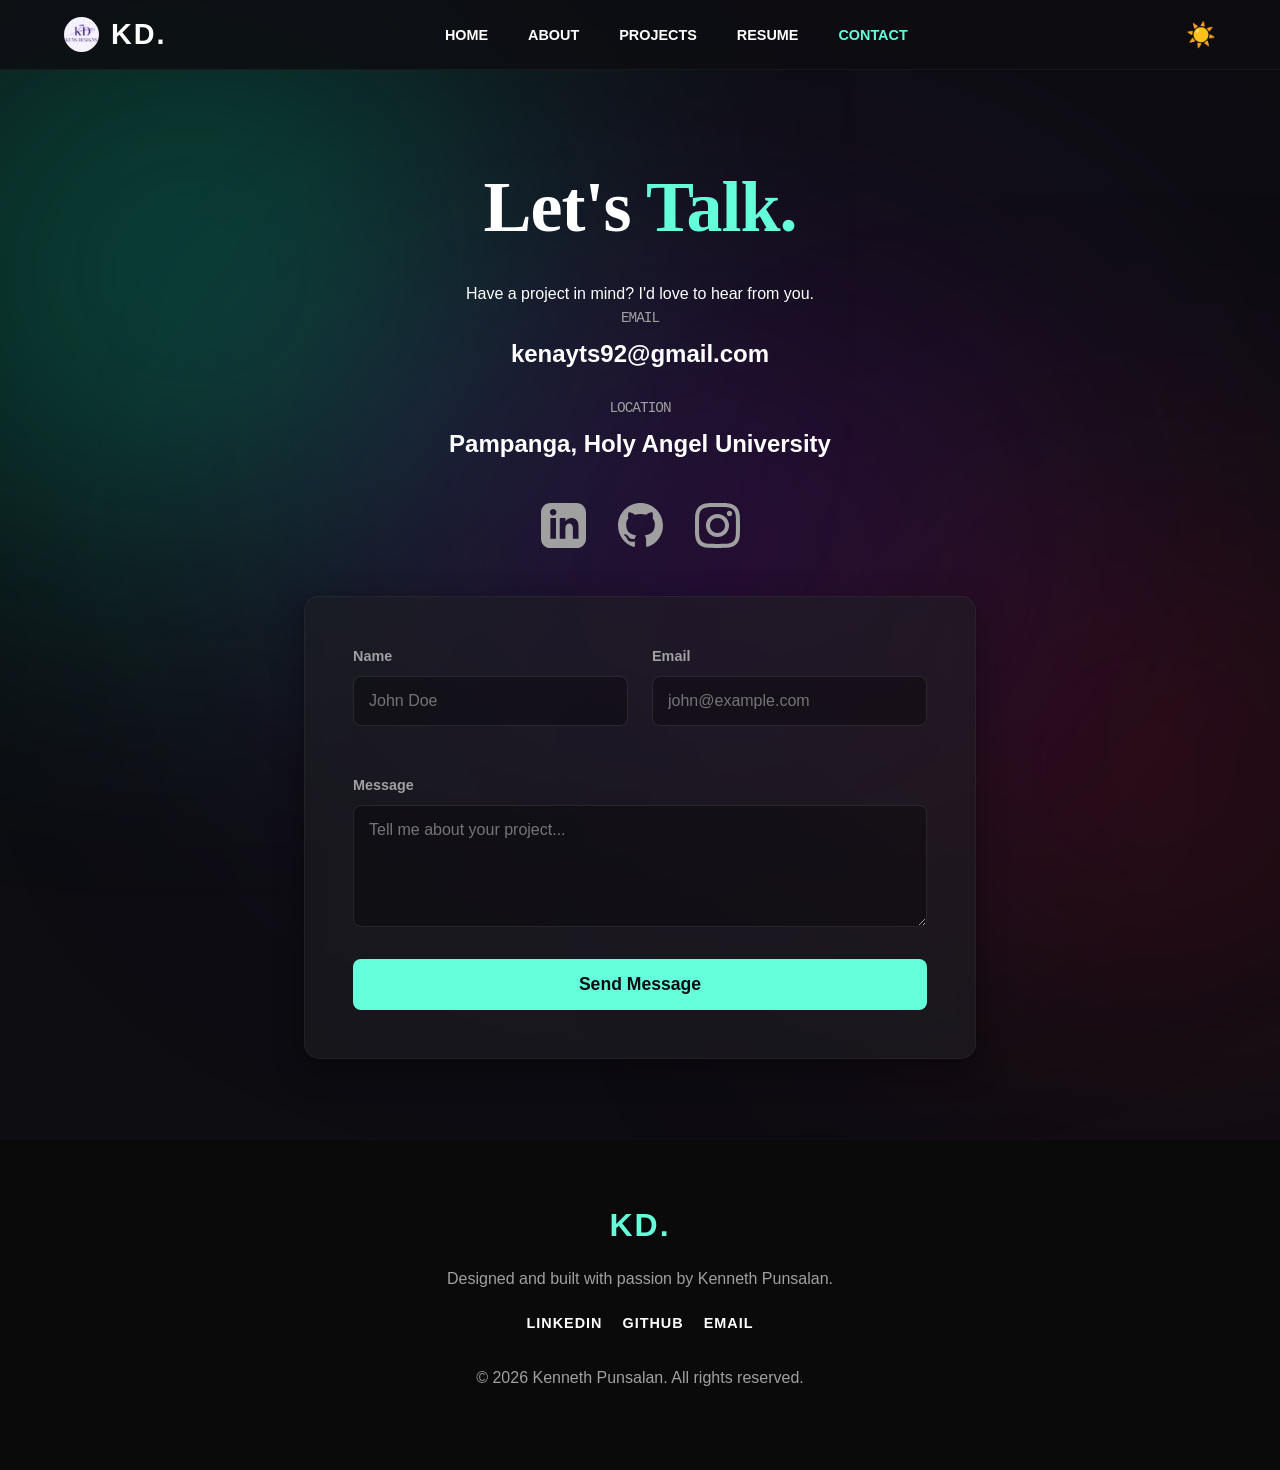
<file: contact.html>
<!DOCTYPE html>
<html lang="en" data-theme="dark">
<head>
    <meta charset="UTF-8">
    <meta name="viewport" content="width=device-width, initial-scale=1.0">
    <meta name="description" content="Contact Kenneth Punsalan">
    <title>Contact | KD </title>
    <link rel="stylesheet" href="csspages/cssofcontact.css">
    <link rel="icon" type="image/png" href="img/logo.jpg">

</head>
<body>
    <div class="custom-cursor" id="custom-cursor"></div>

    <div class="bg-glow glow-cyan"></div>
    <div class="bg-glow glow-purple"></div>
    <div class="bg-glow glow-red"></div>

    <nav class="navbar">
        <a href="index.html" class="logo">
            <img src="img/logo.jpg" alt="KD Logo" class="nav-logo-img">
            KD.
        </a>
        <ul class="nav-links">
            <li><a href="index.html">Home</a></li>
            <li><a href="about.html">About</a></li>
            <li><a href="projects.html">Projects</a></li>
            <li><a href="resume.html">Resume</a></li>
            <li><a href="contact.html" class="active">Contact</a></li>
        </ul>
        <button class="theme-toggle" id="theme-btn" aria-label="Switch to Light Mode">☀️</button>
    </nav>

    <main class="contact-container">
        <section class="contact-header">
            <h1 class="page-title scroll-anim fade-up" style="transition-delay: 0ms;">Let's <span class="highlight">Talk.</span></h1>
            <p class="subtitle scroll-anim fade-up" style="transition-delay: 100ms;">Have a project in mind? I'd love to hear from you.</p>
        </section>

        <section class="contact-info">
            <div class="info-block scroll-anim fade-up" style="transition-delay: 200ms;">
                <span class="info-label typewriter-font">Email</span>
                <a href="mailto:kenayts92@gmail.com" class="info-link">kenayts92@gmail.com</a>
            </div>
            <div class="info-block scroll-anim fade-up" style="transition-delay: 300ms;">
                <span class="info-label typewriter-font">Location</span>
                <p class="info-text">Pampanga, Holy Angel University</p>
            </div>
            
            <div class="social-links scroll-anim fade-up" style="transition-delay: 400ms;">
                <a href="https://www.linkedin.com/in/kenneth-punsalan-599b6a255/" target="_blank" aria-label="LinkedIn" class="social-icon">
                    <svg viewBox="0 0 24 24" fill="currentColor"><path d="M19 0h-14c-2.761 0-5 2.239-5 5v14c0 2.761 2.239 5 5 5h14c2.762 0 5-2.239 5-5v-14c0-2.761-2.238-5-5-5zm-11 19h-3v-11h3v11zm-1.5-12.268c-.966 0-1.75-.79-1.75-1.764s.784-1.764 1.75-1.764 1.75.79 1.75 1.764-.783 1.764-1.75 1.764zm13.5 12.268h-3v-5.604c0-3.368-4-3.113-4 0v5.604h-3v-11h3v1.765c1.396-2.586 7-2.777 7 2.476v6.759z"/></svg>
                </a>
                <a href="https://github.com/KenayT" target="_blank" aria-label="GitHub" class="social-icon">
                    <svg viewBox="0 0 24 24" fill="currentColor"><path d="M12 0c-6.626 0-12 5.373-12 12 0 5.302 3.438 9.8 8.207 11.387.599.111.793-.261.793-.577v-2.234c-3.338.726-4.033-1.416-4.033-1.416-.546-1.387-1.333-1.756-1.333-1.756-1.089-.745.083-.729.083-.729 1.205.084 1.839 1.237 1.839 1.237 1.07 1.834 2.807 1.304 3.492.997.107-.775.418-1.305.762-1.604-2.665-.305-5.467-1.334-5.467-5.931 0-1.311.469-2.381 1.236-3.221-.124-.303-.535-1.524.117-3.176 0 0 1.008-.322 3.301 1.23.957-.266 1.983-.399 3.003-.404 1.02.005 2.047.138 3.006.404 2.291-1.552 3.297-1.23 3.297-1.23.653 1.653.242 2.874.118 3.176.77.84 1.235 1.911 1.235 3.221 0 4.609-2.807 5.624-5.479 5.921.43.372.823 1.102.823 2.222v3.293c0 .319.192.694.801.576 4.765-1.589 8.199-6.086 8.199-11.386 0-6.627-5.373-12-12-12z"/></svg>
                </a>
                <a href="https://www.instagram.com/kenkenayt/" target="_blank" aria-label="Instagram" class="social-icon">
                    <svg viewBox="0 0 24 24" fill="currentColor"><path d="M12 2.163c3.204 0 3.584.012 4.85.07 3.252.148 4.771 1.691 4.919 4.919.058 1.265.069 1.645.069 4.849 0 3.205-.012 3.584-.069 4.849-.149 3.225-1.664 4.771-4.919 4.919-1.266.058-1.644.07-4.85.07-3.204 0-3.584-.012-4.849-.07-3.26-.149-4.771-1.699-4.919-4.92-.058-1.265-.07-1.644-.07-4.849 0-3.204.013-3.583.07-4.849.149-3.227 1.664-4.771 4.919-4.919 1.266-.057 1.645-.069 4.849-.069zm0-2.163c-3.259 0-3.667.014-4.947.072-4.358.2-6.78 2.618-6.98 6.98-.059 1.281-.073 1.689-.073 4.948 0 3.259.014 3.668.072 4.948.2 4.358 2.618 6.78 6.98 6.98 1.281.058 1.689.072 4.948.072 3.259 0 3.668-.014 4.948-.072 4.354-.2 6.782-2.618 6.979-6.98.059-1.28.073-1.689.073-4.948 0-3.259-.014-3.667-.072-4.947-.196-4.354-2.617-6.78-6.979-6.98-1.281-.059-1.69-.073-4.949-.073zm0 5.838c-3.403 0-6.162 2.759-6.162 6.162s2.759 6.163 6.162 6.163 6.162-2.759 6.162-6.163c0-3.403-2.759-6.162-6.162-6.162zm0 10.162c-2.209 0-4-1.79-4-4 0-2.209 1.791-4 4-4s4 1.791 4 4c0 2.21-1.791 4-4 4zm6.406-11.845c-.796 0-1.441.645-1.441 1.44s.645 1.44 1.441 1.44c.795 0 1.439-.645 1.439-1.44s-.644-1.44-1.439-1.44z"/></svg>
                </a>
            </div>
        </section>

        <section class="form-section">
            <div class="form-wrapper scroll-anim fade-up" style="transition-delay: 500ms;">
                <form id="contact-form">
                    <div class="input-row">
                        <div class="input-group">
                            <label for="name">Name</label>
                            <input type="text" id="name" required placeholder="John Doe">
                        </div>
                        <div class="input-group">
                            <label for="email">Email</label>
                            <input type="email" id="email" required placeholder="john@example.com">
                        </div>
                    </div>
                    <div class="input-group">
                        <label for="message">Message</label>
                        <textarea id="message" rows="5" required placeholder="Tell me about your project..."></textarea>
                    </div>
                    <button type="submit" class="btn-primary form-submit-btn" id="submit-btn">
                        <span class="btn-text">Send Message</span>
                    </button>
                </form>

                <div class="success-message" id="success-message">
                    <div class="checkmark-circle">
                        <svg viewBox="0 0 52 52" class="checkmark-svg">
                            <circle cx="26" cy="26" r="25" fill="none" class="checkmark-circle-path"/>
                            <path fill="none" d="M14.1 27.2l7.1 7.2 16.7-16.8" class="checkmark-check-path"/>
                        </svg>
                    </div>
                    <h3 class="typewriter-font highlight">Message Sent!</h3>
                    <p>Thanks for reaching out. I'll get back to you shortly.</p>
                </div>
            </div>
        </section>
    </main>

    <footer class="footer">
        <div class="footer-content">
            <h2 class="footer-logo">KD.</h2>
            <p>Designed and built with passion by Kenneth Punsalan.</p>
            <div class="footer-socials">
                <a href="https://www.linkedin.com/in/kenneth-punsalan-599b6a255/">LinkedIn</a>
                <a href="https://github.com/KenayT">GitHub</a>
                <a href="mailto:kennethpunsalan@gmail.com">Email</a>
            </div>
            <p class="copyright">&copy; 2026 Kenneth Punsalan. All rights reserved.</p>
        </div>
    </footer>

    <script src="javapages/javaforcontact.js"></script>
</body>
</html>
</file>
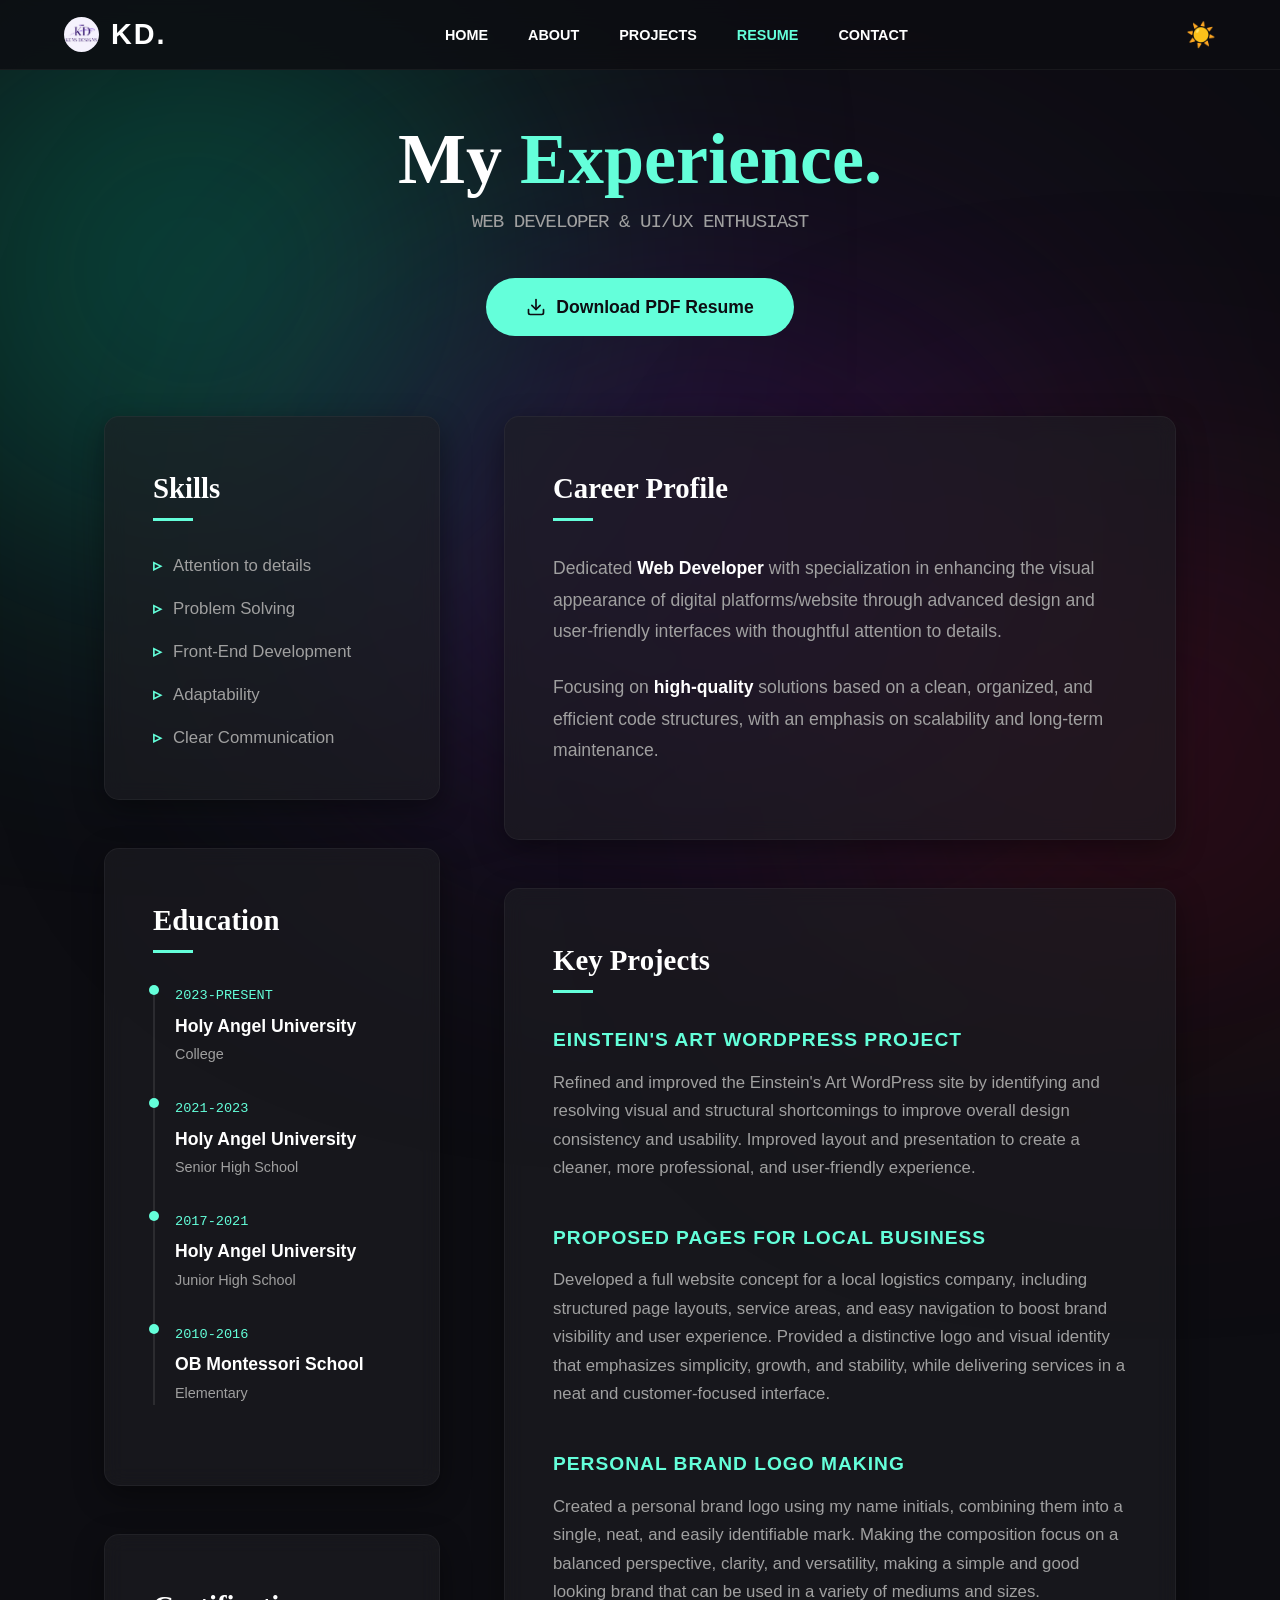
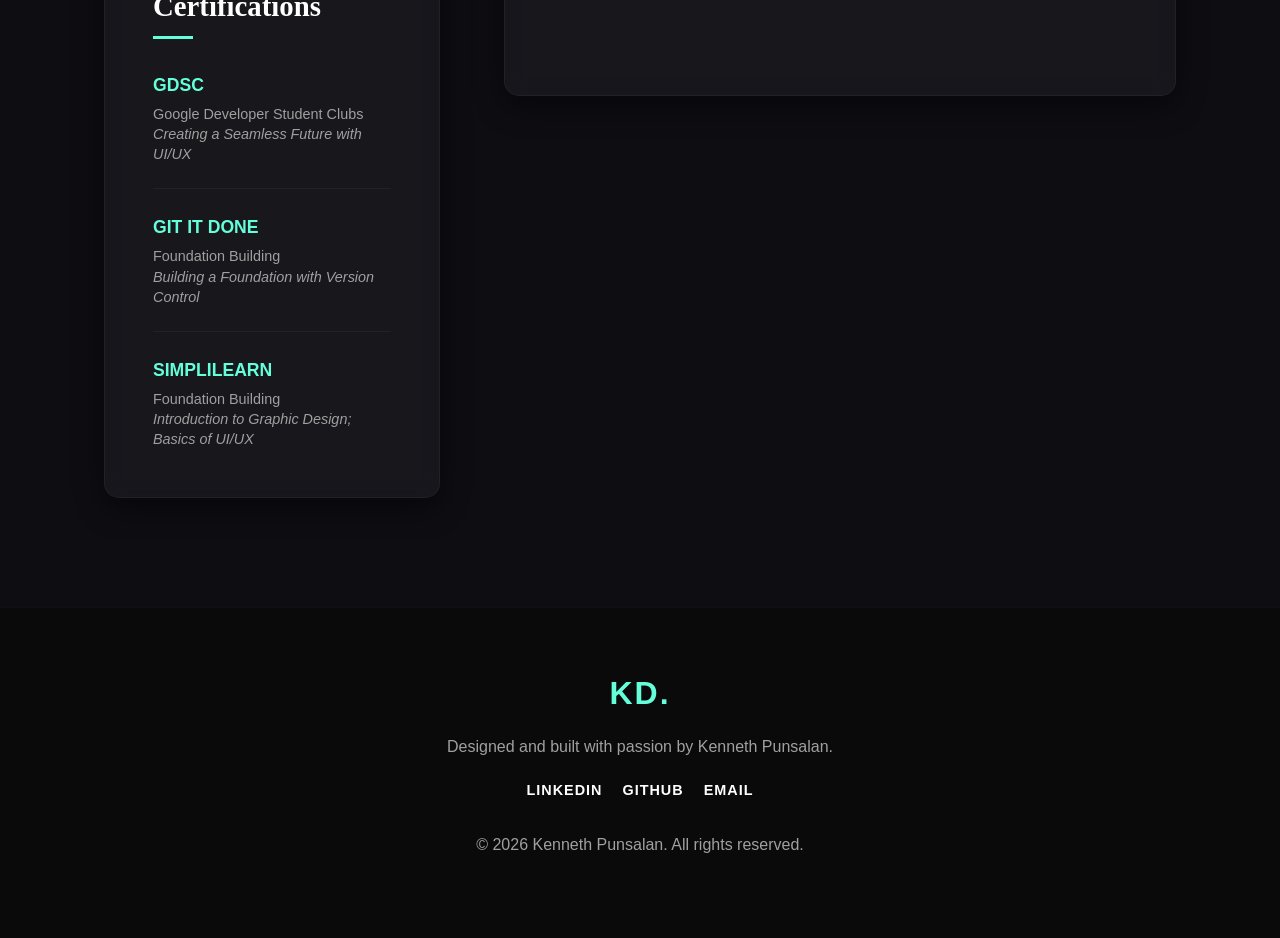
<file: resume.html>
<!DOCTYPE html>
<html lang="en" data-theme="dark">
<head>
    <meta charset="UTF-8">
    <meta name="viewport" content="width=device-width, initial-scale=1.0">
    <meta name="description" content="Resume of Kenneth Punsalan">
    <link rel="icon" type="image/png" href="img/logot.png">
    <title>Resume | Kenneth Punsalan</title>
    <link rel="stylesheet" href="csspages/cssofresume.css">
</head>
<body>
    <div class="custom-cursor" id="custom-cursor"></div>

    <div class="bg-glow glow-cyan"></div>
    <div class="bg-glow glow-purple"></div>
    <div class="bg-glow glow-red"></div>

        <nav class="navbar">
        <a href="index.html" class="logo">
            <img src="img/logo.jpg" alt="KD Logo" class="nav-logo-img">
            KD.
        </a>
        <ul class="nav-links">
            <li><a href="index.html">Home</a></li>
            <li><a href="about.html">About</a></li>
            <li><a href="projects.html">Projects</a></li>
            <li><a href="resume.html" class="active">Resume</a></li>
            <li><a href="contact.html">Contact</a></li>
        </ul>
        <button class="theme-toggle" id="theme-btn" aria-label="Switch to Light Mode">☀️</button>
    </nav>

    <main class="resume-container">
        <section class="resume-header">
            <h1 class="page-title scroll-anim fade-up" style="transition-delay: 0ms;">My <span class="highlight">Experience.</span></h1>
            <p class="subtitle typewriter-font scroll-anim fade-up" style="transition-delay: 100ms;">Web Developer & UI/UX Enthusiast</p>
            
            <div class="download-wrapper scroll-anim fade-up" style="transition-delay: 200ms;">
                <a href="docs/resume.pdf" download="Kenneth_Punsalan_Resume.pdf" class="btn-primary download-btn">
                    <svg viewBox="0 0 24 24" fill="none" stroke="currentColor" stroke-width="2" stroke-linecap="round" stroke-linejoin="round" class="download-icon"><path d="M21 15v4a2 2 0 0 1-2 2H5a2 2 0 0 1-2-2v-4"></path><polyline points="7 10 12 15 17 10"></polyline><line x1="12" y1="15" x2="12" y2="3"></line></svg>
                    Download PDF Resume
                </a>
            </div>
        </section>

        <section class="resume-grid">
            
            <div class="resume-sidebar">
                
                <div class="resume-block scroll-anim slide-left" style="transition-delay: 300ms;">
                    <h2 class="block-title">Skills</h2>
                    <ul class="skills-list">
                        <li>Attention to details</li>
                        <li>Problem Solving</li>
                        <li>Front-End Development</li>
                        <li>Adaptability</li>
                        <li>Clear Communication</li>
                    </ul>
                </div>

                <div class="resume-block scroll-anim slide-left" style="transition-delay: 400ms;">
                    <h2 class="block-title">Education</h2>
                    <div class="timeline">
                        <div class="timeline-item">
                            <span class="timeline-date">2023-PRESENT</span>
                            <h4 class="timeline-title">Holy Angel University</h4>
                            <p class="timeline-desc">College</p>
                        </div>
                        <div class="timeline-item">
                            <span class="timeline-date">2021-2023</span>
                            <h4 class="timeline-title">Holy Angel University</h4>
                            <p class="timeline-desc">Senior High School</p>
                        </div>
                        <div class="timeline-item">
                            <span class="timeline-date">2017-2021</span>
                            <h4 class="timeline-title">Holy Angel University</h4>
                            <p class="timeline-desc">Junior High School</p>
                        </div>
                        <div class="timeline-item">
                            <span class="timeline-date">2010-2016</span>
                            <h4 class="timeline-title">OB Montessori School</h4>
                            <p class="timeline-desc">Elementary</p>
                        </div>
                    </div>
                </div>

                <div class="resume-block scroll-anim slide-left" style="transition-delay: 500ms;">
                    <h2 class="block-title">Certifications</h2>
                    <div class="cert-item">
                        <h4 class="highlight">GDSC</h4>
                        <p>Google Developer Student Clubs<br><em>Creating a Seamless Future with UI/UX</em></p>
                    </div>
                    <div class="cert-item">
                        <h4 class="highlight">GIT IT DONE</h4>
                        <p>Foundation Building<br><em>Building a Foundation with Version Control</em></p>
                    </div>
                    <div class="cert-item">
                        <h4 class="highlight">SIMPLILEARN</h4>
                        <p>Foundation Building<br><em>Introduction to Graphic Design; Basics of UI/UX</em></p>
                    </div>
                </div>

            </div>

            <div class="resume-main">
                
                <div class="resume-block scroll-anim slide-right" style="transition-delay: 300ms;">
                    <h2 class="block-title">Career Profile</h2>
                    <p class="profile-text">
                        Dedicated <strong>Web Developer</strong> with specialization in enhancing the visual appearance of digital platforms/website through advanced design and user-friendly interfaces with thoughtful attention to details.
                    </p>
                    <p class="profile-text">
                        Focusing on <strong>high-quality</strong> solutions based on a clean, organized, and efficient code structures, with an emphasis on scalability and long-term maintenance.
                    </p>
                </div>

                <div class="resume-block scroll-anim slide-right" style="transition-delay: 400ms;">
                    <h2 class="block-title">Key Projects</h2>
                    
                    <div class="project-item">
                        <h3 class="project-title">EINSTEIN'S ART WORDPRESS PROJECT</h3>
                        <p class="project-desc">Refined and improved the Einstein's Art WordPress site by identifying and resolving visual and structural shortcomings to improve overall design consistency and usability. Improved layout and presentation to create a cleaner, more professional, and user-friendly experience.</p>
                    </div>

                    <div class="project-item">
                        <h3 class="project-title">PROPOSED PAGES FOR LOCAL BUSINESS</h3>
                        <p class="project-desc">Developed a full website concept for a local logistics company, including structured page layouts, service areas, and easy navigation to boost brand visibility and user experience. Provided a distinctive logo and visual identity that emphasizes simplicity, growth, and stability, while delivering services in a neat and customer-focused interface.</p>
                    </div>

                    <div class="project-item">
                        <h3 class="project-title">PERSONAL BRAND LOGO MAKING</h3>
                        <p class="project-desc">Created a personal brand logo using my name initials, combining them into a single, neat, and easily identifiable mark. Making the composition focus on a balanced perspective, clarity, and versatility, making a simple and good looking brand that can be used in a variety of mediums and sizes.</p>
                    </div>
                </div>

            </div>

        </section>
    </main>

    <footer class="footer">
        <div class="footer-content">
            <h2 class="footer-logo">KD.</h2>
            <p>Designed and built with passion by Kenneth Punsalan.</p>
            <div class="footer-socials">
                <a href="https://www.linkedin.com/in/kenneth-punsalan-599b6a255/">LinkedIn</a>
                <a href="https://github.com/KenayT">GitHub</a>
                <a href="mailto:kennethpunsalan@gmail.com">Email</a>
            </div>
            <p class="copyright">&copy; 2026 Kenneth Punsalan. All rights reserved.</p>
        </div>
    </footer>

    <script src="javapages/javaforresume.js"></script>
</body>
</html>
</file>
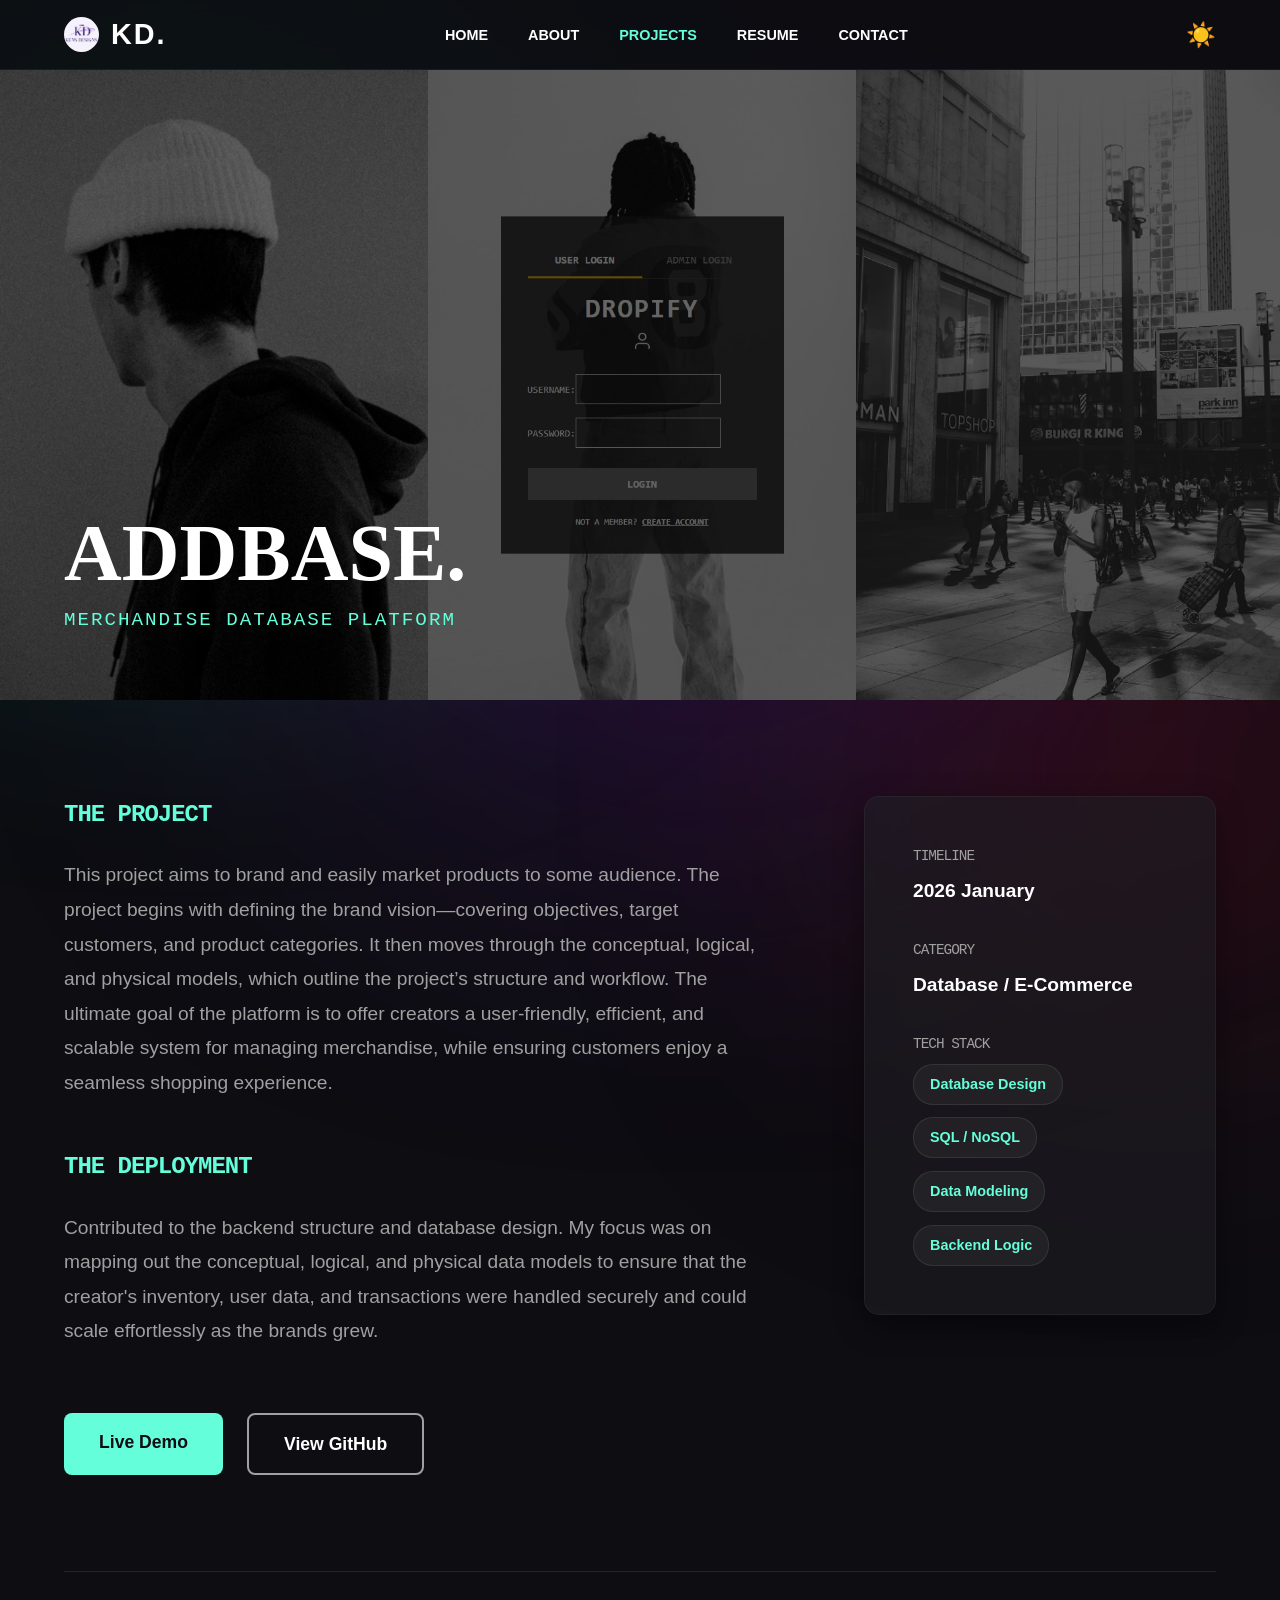
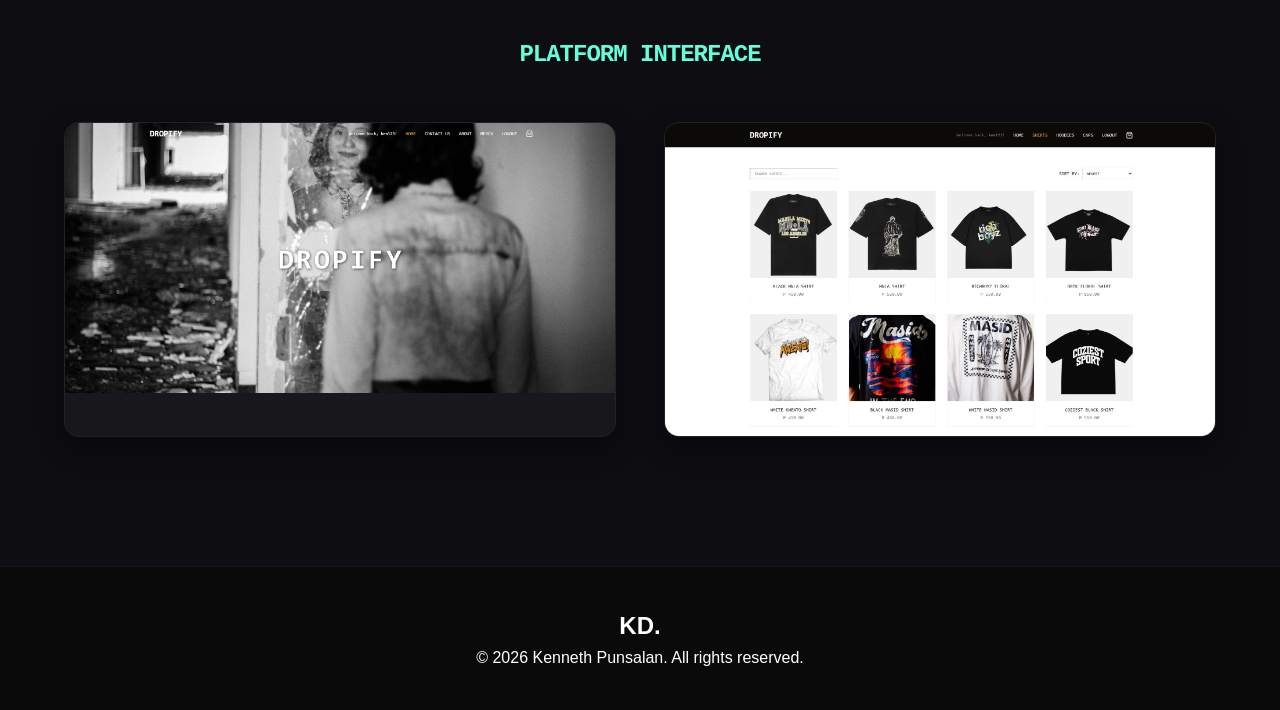
<file: projects/addbase.html>
<!DOCTYPE html>
<html lang="en" data-theme="dark">
<head>
    <meta charset="UTF-8">
    <meta name="viewport" content="width=device-width, initial-scale=1.0">
    <meta name="description" content="ADDBASE - Dropify Merchandise Brand Database Project">
    <link rel="icon" type="image/png" href="../img/logo.jpg">
    <title>ADDBASE | Kenneth Punsalan</title>
    <link rel="stylesheet" href="../projectcssjava/template.css">
</head>
<body>
    <div class="custom-cursor" id="custom-cursor"></div>

    <div class="bg-glow glow-cyan"></div>
    <div class="bg-glow glow-purple"></div>
    <div class="bg-glow glow-red"></div>

    <nav class="navbar">
        <a href="../index.html" class="logo">
            <img src="../img/logo.jpg" alt="KD Logo" class="nav-logo-img">
            KD.
        </a>
        
        <ul class="nav-links">
            <li><a href="../index.html">Home</a></li>
            <li><a href="../about.html">About</a></li>
            <li><a href="../projects.html" class="active">Projects</a></li>
            <li><a href="../resume.html">Resume</a></li>
            <li><a href="../contact.html">Contact</a></li>
        </ul>
        <button class="theme-toggle" id="theme-btn" aria-label="Switch to Light Mode">☀️</button>
    </nav>

    <main class="project-detail-container">
        <section class="project-hero scroll-anim fade-up">
            <div class="hero-image-wrapper">
                <img src="../img/addbase.jpg" alt="ADDBASE Dropify Interface" class="hero-img">
            </div>
            <div class="hero-title-box">
                <h1 class="page-title">ADDBASE.</h1>
                <p class="subtitle typewriter-font">Merchandise Database Platform</p>
            </div>
        </section>

        <section class="project-content">
            <div class="content-grid">
                
                <div class="project-info-side scroll-anim slide-left">
                    <div class="info-block">
                        <h3 class="typewriter-font highlight">The Project</h3>
                        <p class="description">
                            This project aims to brand and easily market products to some audience. The project begins with defining the brand vision—covering objectives, target customers, and product categories. It then moves through the conceptual, logical, and physical models, which outline the project’s structure and workflow. The ultimate goal of the platform is to offer creators a user-friendly, efficient, and scalable system for managing merchandise, while ensuring customers enjoy a seamless shopping experience.
                        </p>
                    </div>
                    
                    <div class="info-block">
                        <h3 class="typewriter-font highlight">The Deployment</h3>
                        <p class="description">
                            Contributed to the backend structure and database design. My focus was on mapping out the conceptual, logical, and physical data models to ensure that the creator's inventory, user data, and transactions were handled securely and could scale effortlessly as the brands grew.
                        </p>
                    </div>

                    <div class="project-actions">
                        <a href="https://dropifystore.netlify.app/login" class="btn-primary">Live Demo</a>
                        <a href="https://github.com/jarenkendrick14/6WCSERVER-WD303-Dropify" class="btn-outline">View GitHub</a>
                    </div>
                </div>

                <div class="project-meta-side scroll-anim slide-right">
                    <div class="meta-card">
                        <div class="meta-item">
                            <span class="meta-label typewriter-font">Timeline</span>
                            <span class="meta-value">2026 January</span>
                        </div>
                        <div class="meta-item">
                            <span class="meta-label typewriter-font">Category</span>
                            <span class="meta-value">Database / E-Commerce</span>
                        </div>
                        <div class="meta-item">
                            <span class="meta-label typewriter-font">Tech Stack</span>
                            <div class="tech-tags">
                                <span class="tag">Database Design</span>
                                <span class="tag">SQL / NoSQL</span>
                                <span class="tag">Data Modeling</span>
                                <span class="tag">Backend Logic</span>
                            </div>
                        </div>
                    </div>
                </div>

                </div> <div class="project-gallery scroll-anim fade-up" style="transition-delay: 200ms;">
                <h3 class="typewriter-font highlight gallery-title">Platform Interface</h3>
                <div class="gallery-grid">
                    <div class="gallery-item">
                        <img src="../img/addbase1.jpg" alt="ADDBASE Dropify Screen 1" class="gallery-img">
                    </div>
                    <div class="gallery-item">
                        <img src="../img/addbase2.jpg" alt="ADDBASE Dropify Screen 2" class="gallery-img">
                    </div>
                </div>
            </div>

        </section> </main>

            </div>
        </section>
    </main>

    <footer class="footer scroll-anim fade-up">
        <div class="footer-content">
            <h2 class="footer-logo">KD.</h2>
            <p class="copyright">&copy; 2026 Kenneth Punsalan. All rights reserved.</p>
        </div>
    </footer>

    <script src="../projectcssjava/template.js"></script>
</body>
</html>
</file>
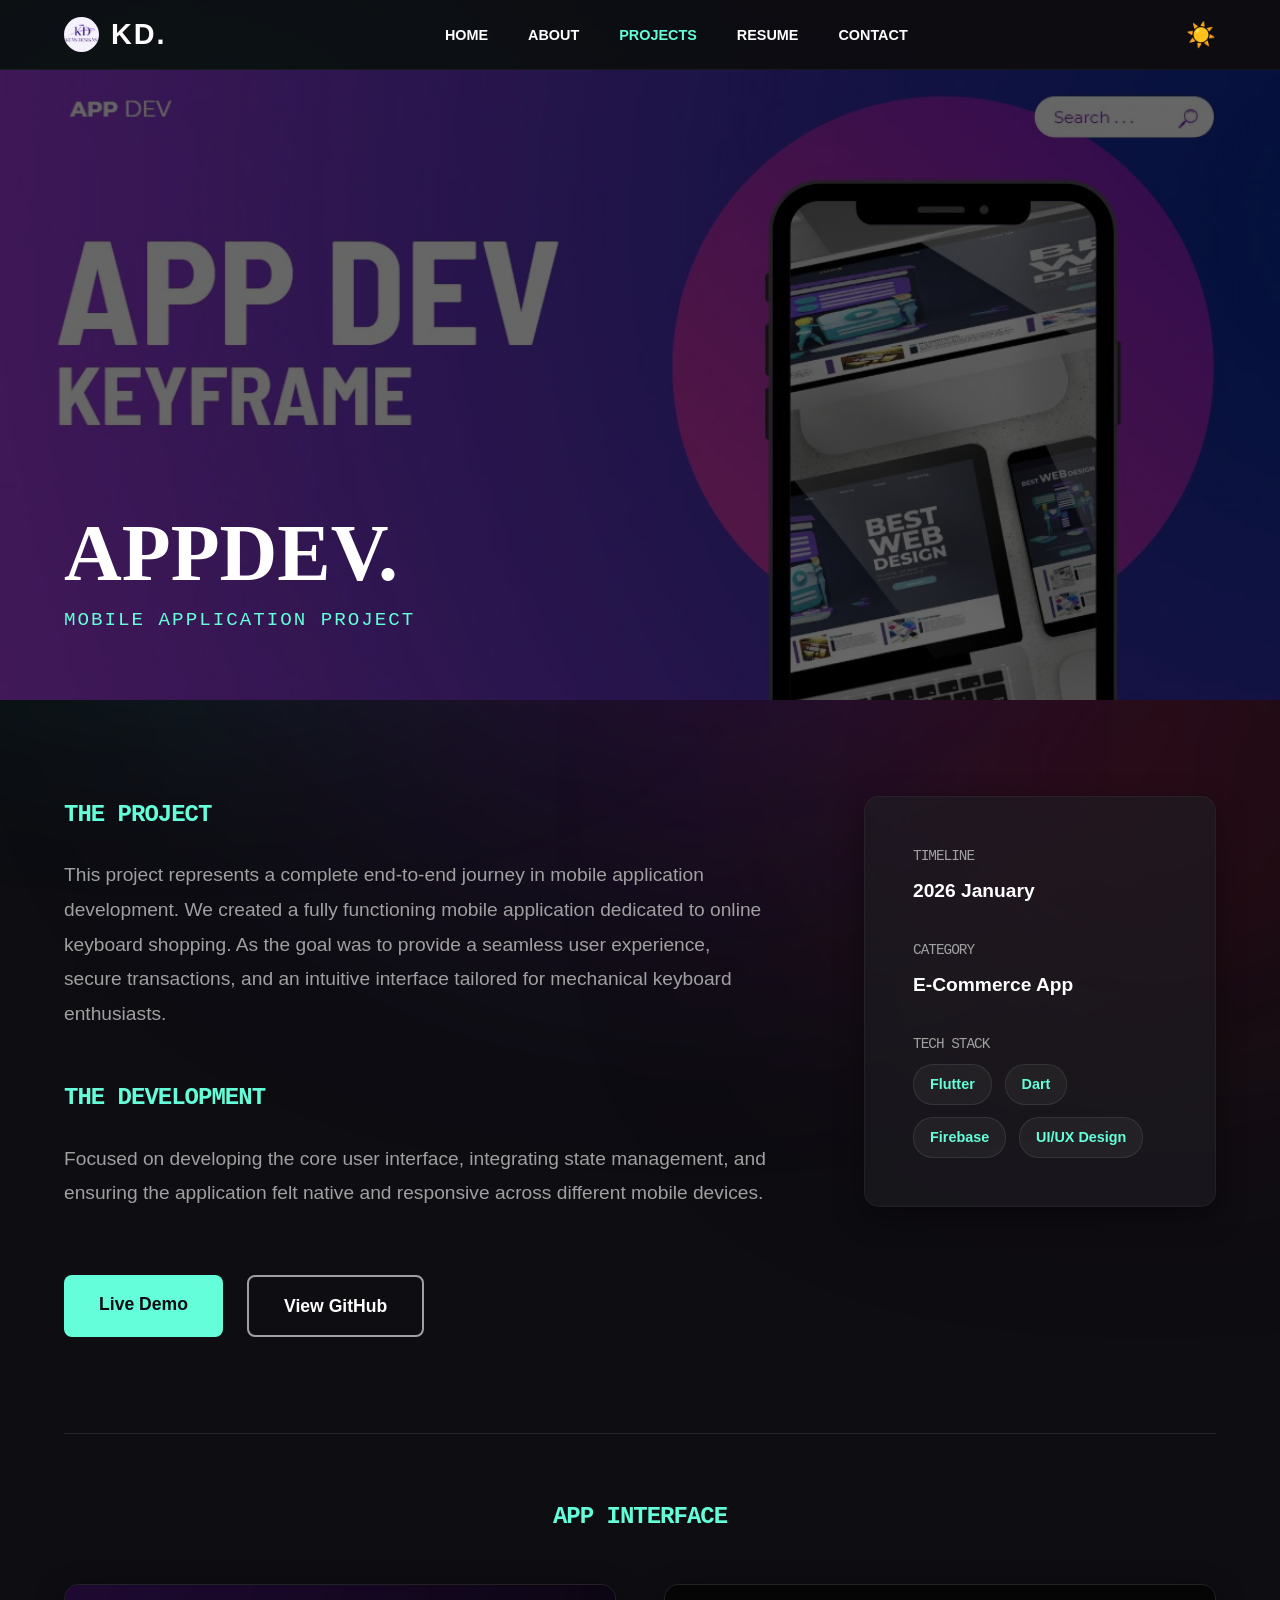
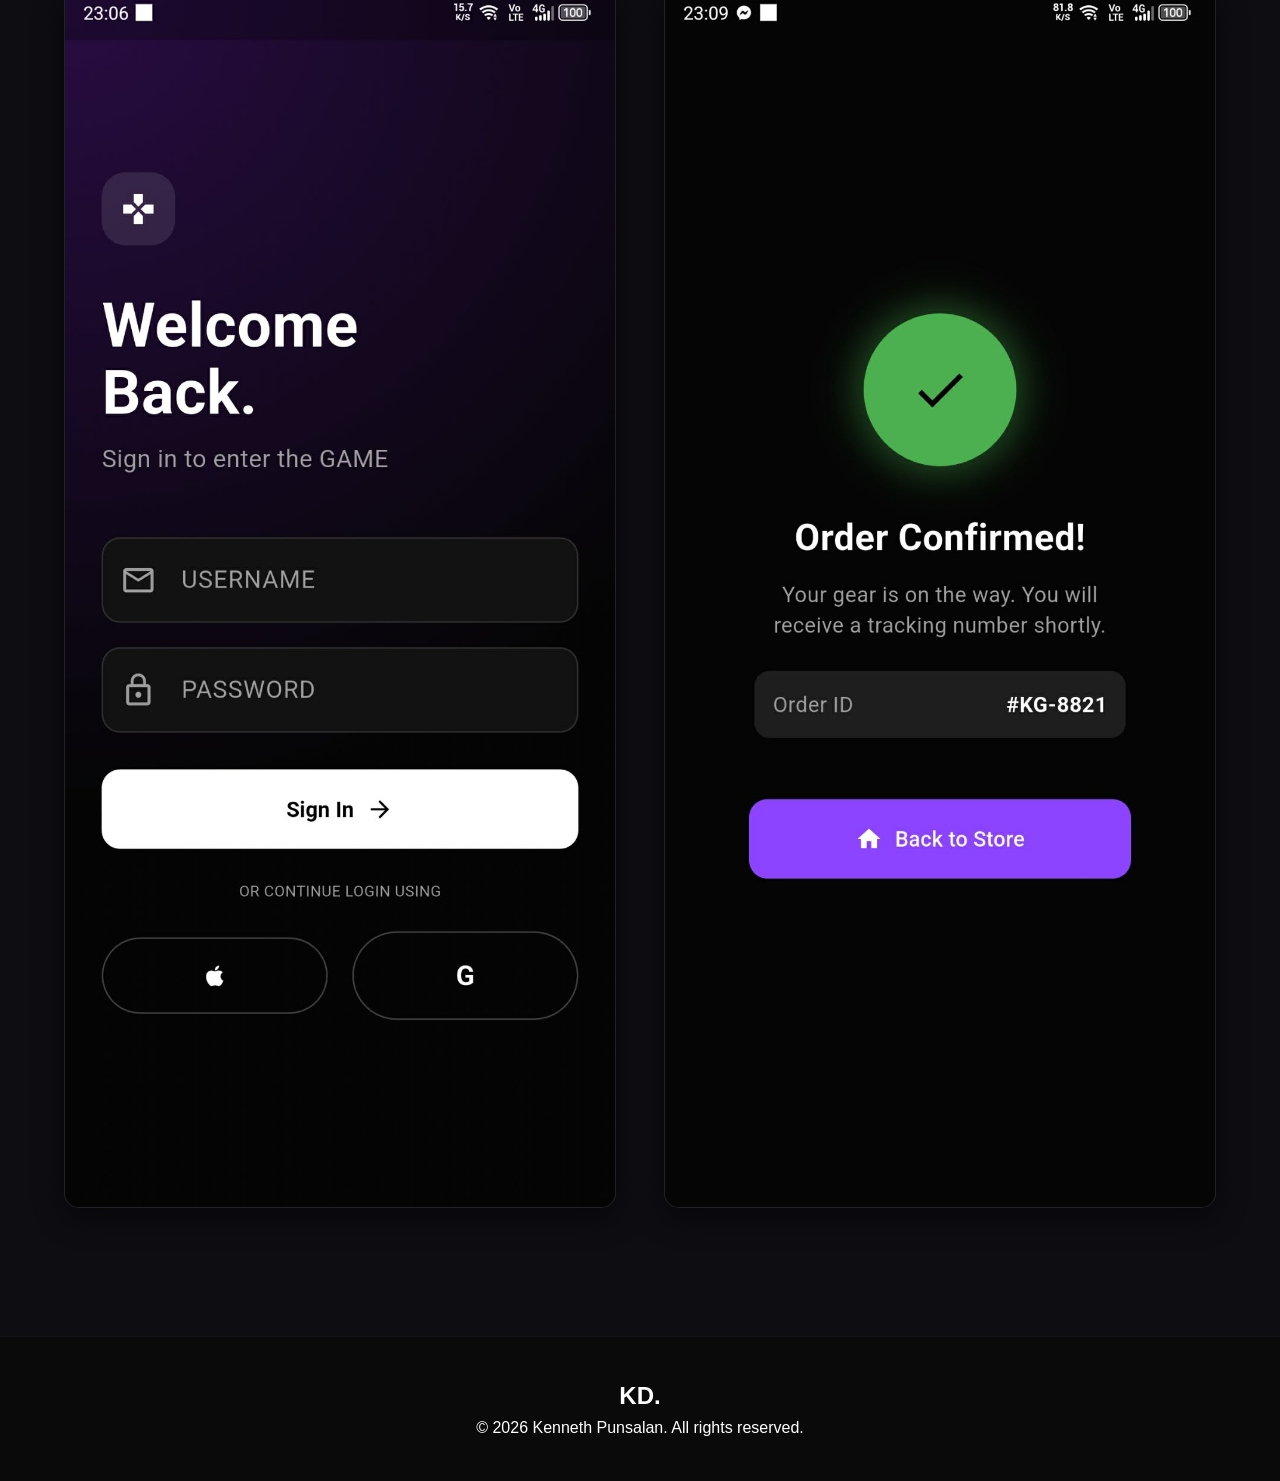
<file: projects/appdev.html>
<!DOCTYPE html>
<html lang="en" data-theme="dark">
<head>
    <meta charset="UTF-8">
    <meta name="viewport" content="width=device-width, initial-scale=1.0">
    <meta name="description" content="APPDEV - Mobile Keyboard Shopping App">
    <link rel="icon" type="image/png" href="../img/logo.jpg">
    <title>APPDEV | Kenneth Punsalan</title>
    <link rel="stylesheet" href="../projectcssjava/template.css">
</head>
<body>
    <div class="custom-cursor" id="custom-cursor"></div>

    <div class="bg-glow glow-cyan"></div>
    <div class="bg-glow glow-purple"></div>
    <div class="bg-glow glow-red"></div>

        <nav class="navbar">
        <a href="../index.html" class="logo">
            <img src="../img/logo.jpg" alt="KD Logo" class="nav-logo-img">
            KD.
        </a>
        <ul class="nav-links">
            <li><a href="../index.html">Home</a></li>
            <li><a href="../about.html">About</a></li>
            <li><a href="../projects.html" class="active">Projects</a></li>
            <li><a href="../resume.html">Resume</a></li>
            <li><a href="../contact.html">Contact</a></li>
        </ul>
        <button class="theme-toggle" id="theme-btn" aria-label="Switch to Light Mode">☀️</button>
    </nav>

    <main class="project-detail-container">
        <section class="project-hero scroll-anim fade-up">
            <div class="hero-image-wrapper">
                <img src="../img/new.jpg" alt="APPDEV Project Interface" class="hero-img">
            </div>
            <div class="hero-title-box">
                <h1 class="page-title">APPDEV.</h1>
                <p class="subtitle typewriter-font">Mobile Application Project</p>
            </div>
        </section>

        <section class="project-content">
            <div class="content-grid">
                
                <div class="project-info-side scroll-anim slide-left">
                    <div class="info-block">
                        <h3 class="typewriter-font highlight">The Project</h3>
                        <p class="description">
                            This project represents a complete end-to-end journey in mobile application development. We created a fully functioning mobile application dedicated to online keyboard shopping. As the goal was to provide a seamless user experience, secure transactions, and an intuitive interface tailored for mechanical keyboard enthusiasts.
                        </p>
                    </div>
                    
                    <div class="info-block">
                        <h3 class="typewriter-font highlight">THE DEVELOPMENT</h3>
                        <p class="description">
                            Focused on developing the core user interface, integrating state management, and ensuring the application felt native and responsive across different mobile devices.
                        </p>
                    </div>

                    <div class="project-actions">
                        <a href="https://drive.google.com/file/d/1KrZ4k1TV4m5as2Bm6HytpAwt_F5w5rKh/view" class="btn-primary">Live Demo</a>
                        <a href="https://drive.google.com/file/d/1KrZ4k1TV4m5as2Bm6HytpAwt_F5w5rKh/view" class="btn-outline">View GitHub</a>
                    </div>
                </div>

                <div class="project-meta-side scroll-anim slide-right">
                    <div class="meta-card">
                        <div class="meta-item">
                            <span class="meta-label typewriter-font">Timeline</span>
                            <span class="meta-value">2026 January</span>
                        </div>
                        <div class="meta-item">
                            <span class="meta-label typewriter-font">Category</span>
                            <span class="meta-value">E-Commerce App</span>
                        </div>
                        <div class="meta-item">
                            <span class="meta-label typewriter-font">Tech Stack</span>
                            <div class="tech-tags">
                                <span class="tag">Flutter</span>
                                <span class="tag">Dart</span>
                                <span class="tag">Firebase</span>
                                <span class="tag">UI/UX Design</span>
                            </div>
                        </div>
                    </div>
                </div>

            </div>

            </div> <div class="project-gallery scroll-anim fade-up" style="transition-delay: 200ms;">
                <h3 class="typewriter-font highlight gallery-title">App Interface</h3>
                <div class="gallery-grid">
                    <div class="gallery-item">
                        <img src="../img/app1.jpg" alt="APPDEV Interface Screen 1" class="gallery-img">
                    </div>
                    <div class="gallery-item">
                        <img src="../img/app2.jpg" alt="APPDEV Interface Screen 2" class="gallery-img">
                    </div>
                </div>
            </div>

        </section> </main>

        </section>
    </main>

    <footer class="footer scroll-anim fade-up">
        <div class="footer-content">
            <h2 class="footer-logo">KD.</h2>
            <p class="copyright">&copy; 2026 Kenneth Punsalan. All rights reserved.</p>
        </div>
    </footer>

    <script src="../projectcssjava/template.js"></script>
</body>
</html>
</file>
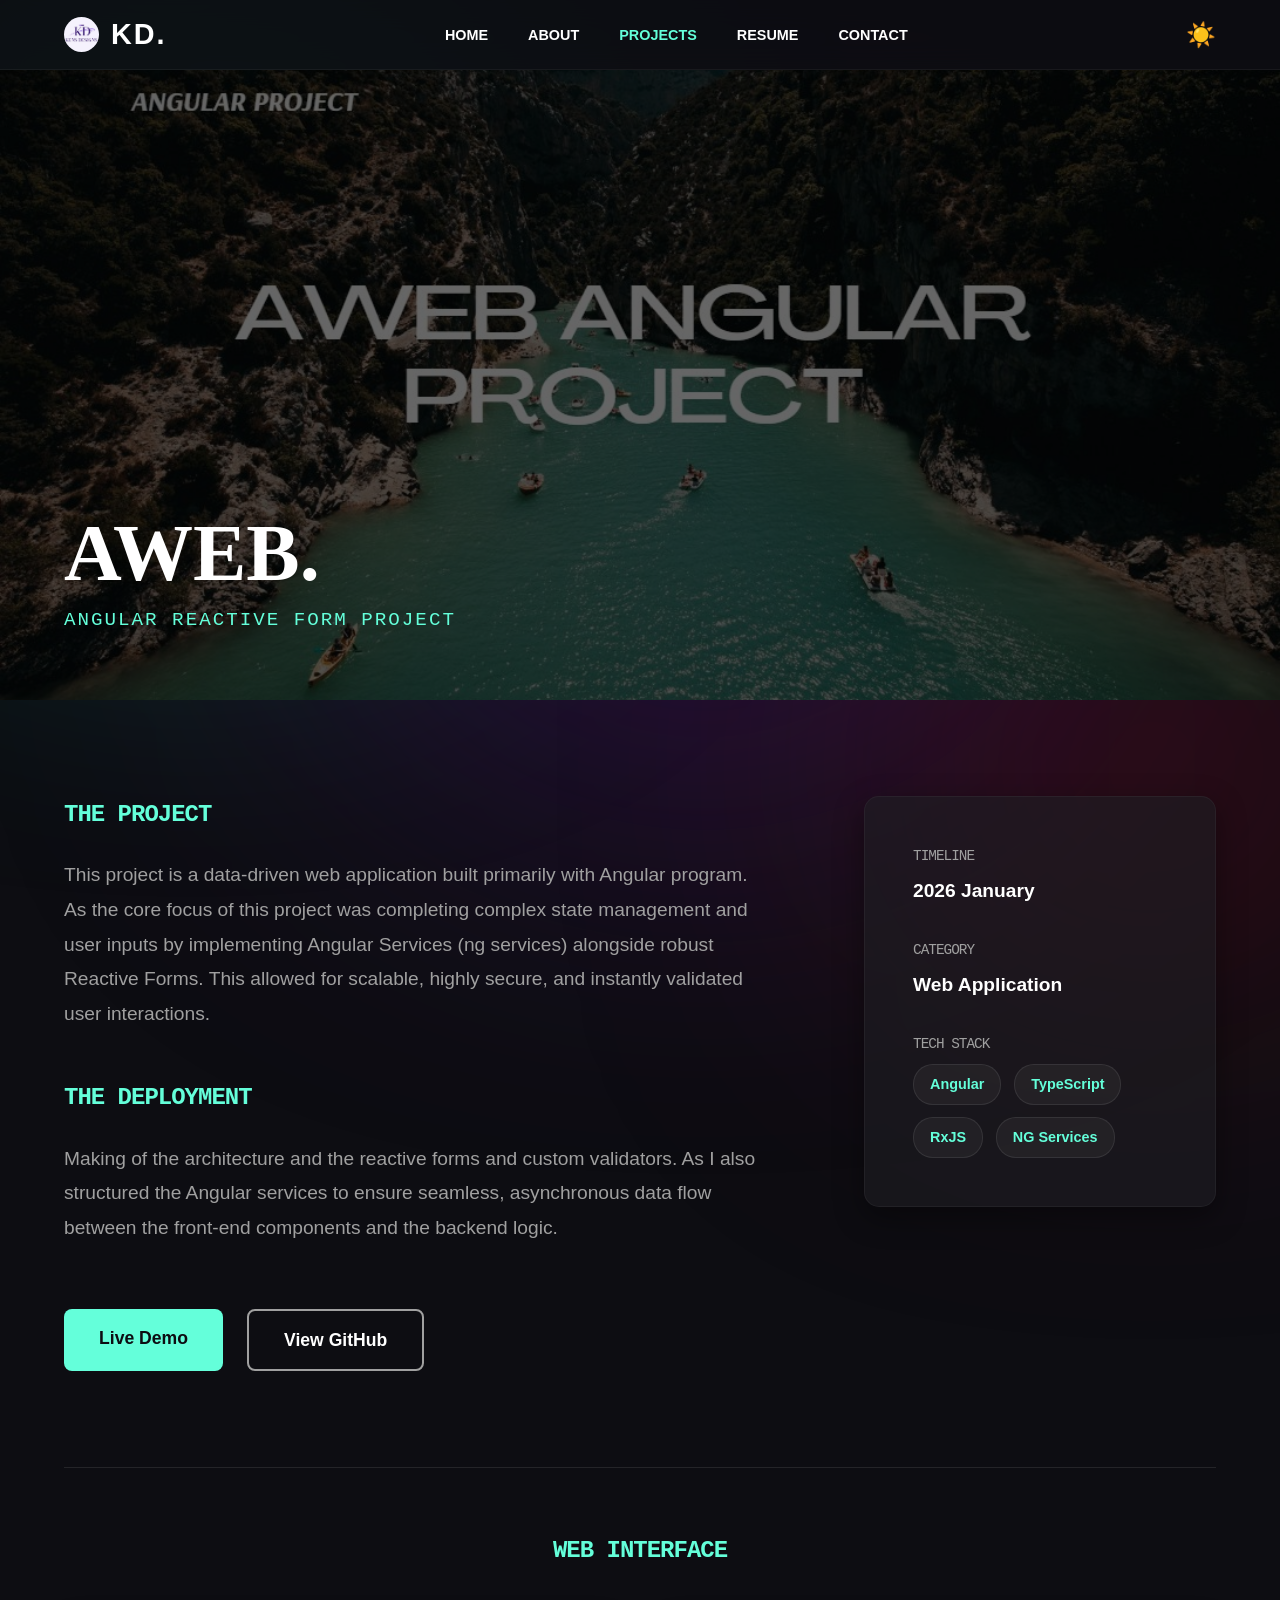
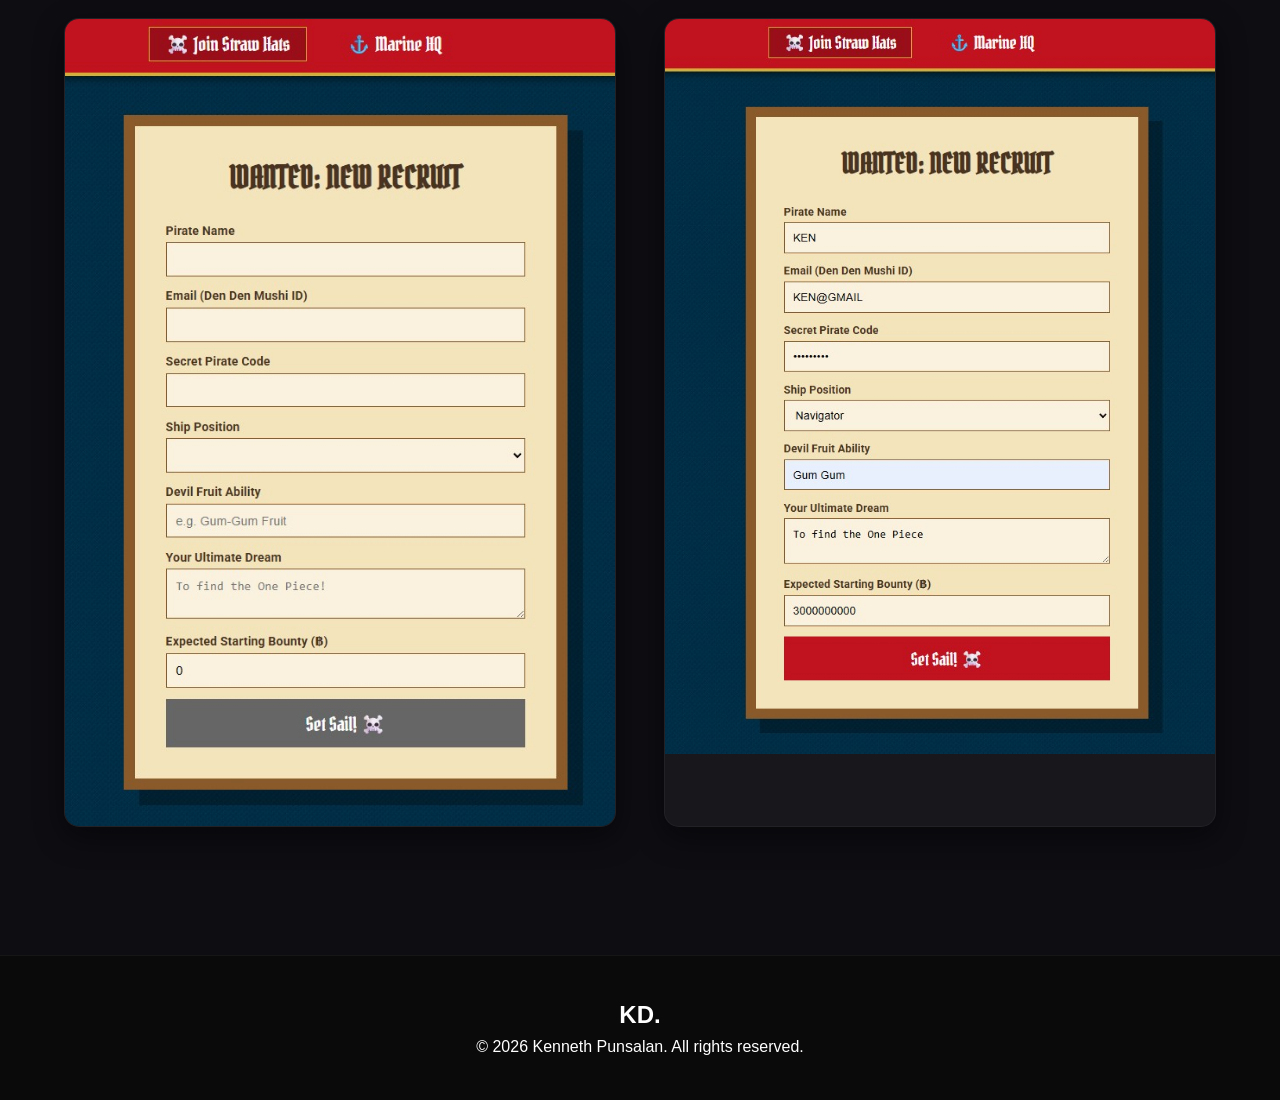
<file: projects/aweb.html>
<!DOCTYPE html>
<html lang="en" data-theme="dark">
<head>
    <meta charset="UTF-8">
    <meta name="viewport" content="width=device-width, initial-scale=1.0">
    <meta name="description" content="AWEB - Angular Reactive Form Project">
    <link rel="icon" type="image/png" href="../img/logo.jpg">
    <title>AWEB | Kenneth Punsalan</title>
    <link rel="stylesheet" href="../projectcssjava/template.css">
</head>
<body>
    <div class="custom-cursor" id="custom-cursor"></div>

    <div class="bg-glow glow-cyan"></div>
    <div class="bg-glow glow-purple"></div>
    <div class="bg-glow glow-red"></div>

    <nav class="navbar">
        <a href="../index.html" class="logo">
            <img src="../img/logo.jpg" alt="KD Logo" class="nav-logo-img">
            KD.
        </a>
        <ul class="nav-links">
            <li><a href="../index.html">Home</a></li>
            <li><a href="../about.html">About</a></li>
            <li><a href="../projects.html" class="active">Projects</a></li>
            <li><a href="../resume.html">Resume</a></li>
            <li><a href="../contact.html">Contact</a></li>
        </ul>
        <button class="theme-toggle" id="theme-btn" aria-label="Switch to Light Mode">☀️</button>
    </nav>

    <main class="project-detail-container">
        <section class="project-hero scroll-anim fade-up">
            <div class="hero-image-wrapper">
                <img src="../img/aweb.jpg" alt="AWEB Project Interface" class="hero-img">
            </div>
            <div class="hero-title-box">
                <h1 class="page-title">AWEB.</h1>
                <p class="subtitle typewriter-font">Angular Reactive Form Project</p>
            </div>
        </section>

        <section class="project-content">
            <div class="content-grid">
                
                <div class="project-info-side scroll-anim slide-left">
                    <div class="info-block">
                        <h3 class="typewriter-font highlight">The Project</h3>
                        <p class="description">
                            This project is a data-driven web application built primarily with Angular program. As the core focus of this project was completing complex state management and user inputs by implementing Angular Services (ng services) alongside robust Reactive Forms. This allowed for scalable, highly secure, and instantly validated user interactions.
                        </p>
                    </div>
                    
                    <div class="info-block">
                        <h3 class="typewriter-font highlight">The Deployment</h3>
                        <p class="description">
                            Making of the architecture and the reactive forms and custom validators. As I also structured the Angular services to ensure seamless, asynchronous data flow between the front-end components and the backend logic.
                        </p>
                    </div>

                    <div class="project-actions">
                        <a href="https://app.netlify.com/projects/finals1and2/overview" class="btn-primary">Live Demo</a>
                        <a href="https://github.com/KenayT/Finals-Lab-Activity-1-Template-Driven-Form-Demo" class="btn-outline">View GitHub</a>
                    </div>
                </div>

                <div class="project-meta-side scroll-anim slide-right">
                    <div class="meta-card">
                        <div class="meta-item">
                            <span class="meta-label typewriter-font">Timeline</span>
                            <span class="meta-value">2026 January</span>
                        </div>
                        <div class="meta-item">
                            <span class="meta-label typewriter-font">Category</span>
                            <span class="meta-value">Web Application</span>
                        </div>
                        <div class="meta-item">
                            <span class="meta-label typewriter-font">Tech Stack</span>
                            <div class="tech-tags">
                                <span class="tag">Angular</span>
                                <span class="tag">TypeScript</span>
                                <span class="tag">RxJS</span>
                                <span class="tag">NG Services</span>
                            </div>
                        </div>
                    </div>
                </div>

            </div>

            </div> <div class="project-gallery scroll-anim fade-up" style="transition-delay: 200ms;">
                <h3 class="typewriter-font highlight gallery-title">Web Interface</h3>
                <div class="gallery-grid">
                    <div class="gallery-item">
                        <img src="../img/aweb1.jpg" alt="AWEB Interface Screen 1" class="gallery-img">
                    </div>
                    <div class="gallery-item">
                        <img src="../img/aweb2.jpg" alt="AWEB Interface Screen 2" class="gallery-img">
                    </div>
                </div>
            </div>

        </section> </main>

        </section>
    </main>

    <footer class="footer scroll-anim fade-up">
        <div class="footer-content">
            <h2 class="footer-logo">KD.</h2>
            <p class="copyright">&copy; 2026 Kenneth Punsalan. All rights reserved.</p>
        </div>
    </footer>

    <script src="../projectcssjava/template.js"></script>
</body>
</html>
</file>
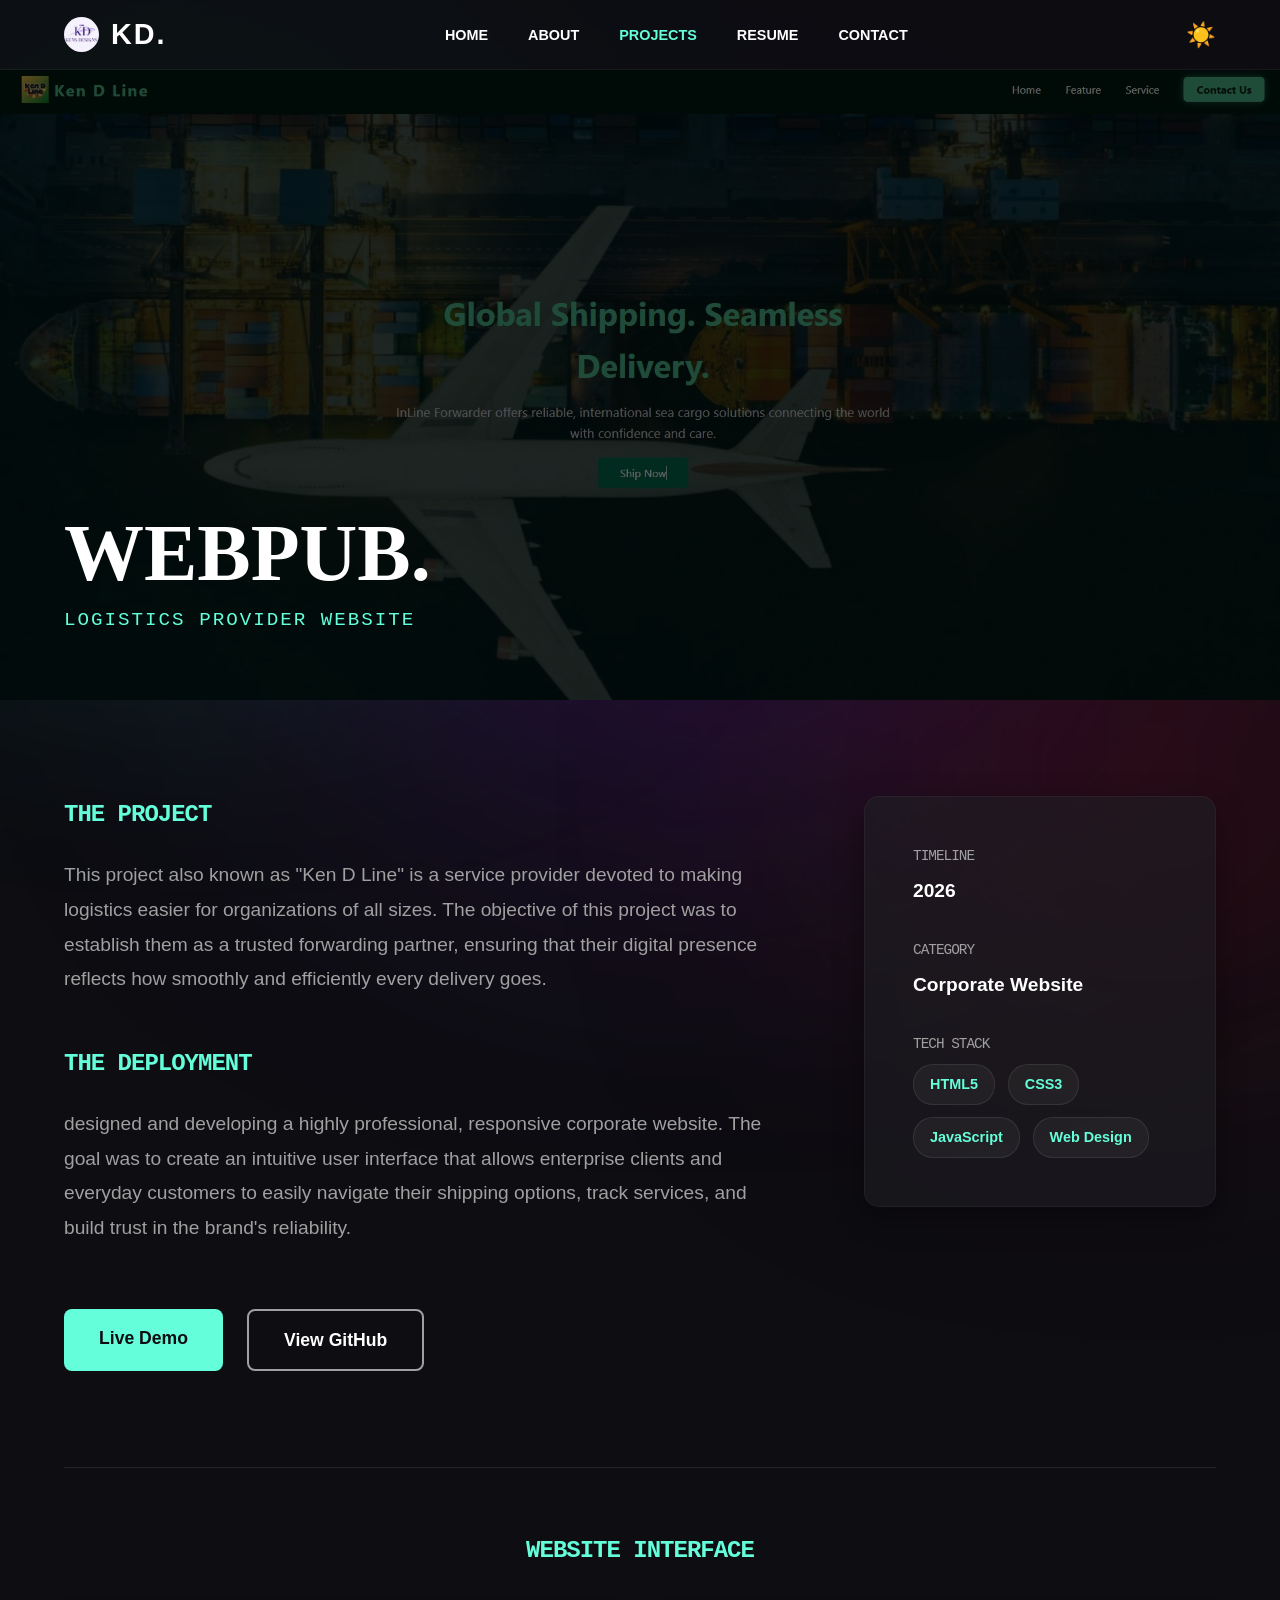
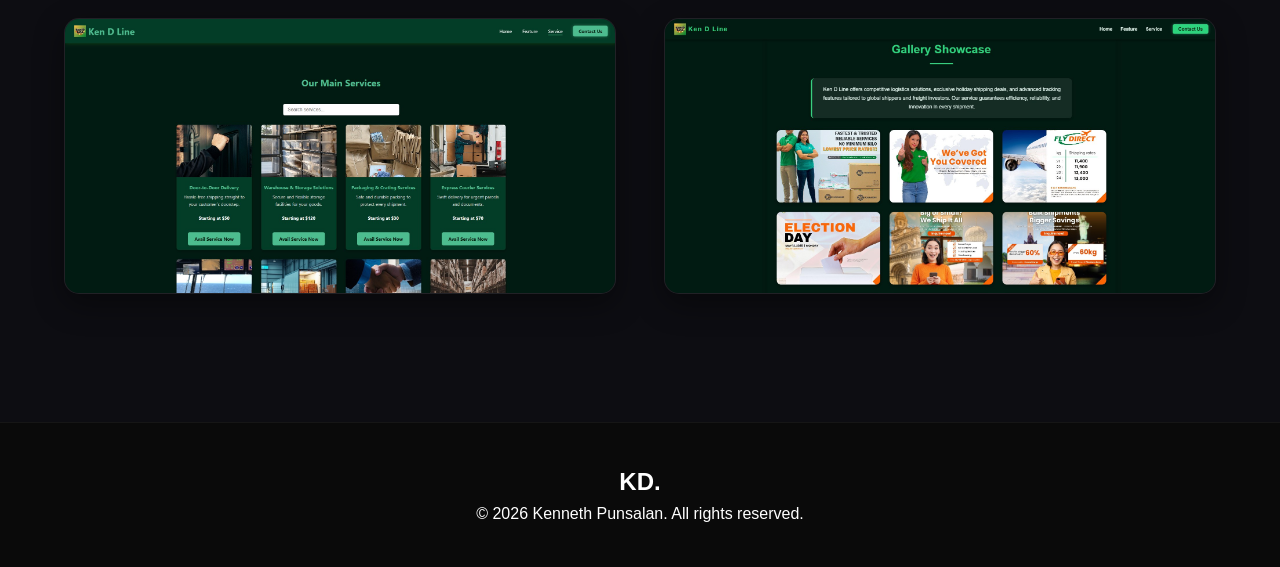
<file: projects/webpub.html>
<!DOCTYPE html>
<html lang="en" data-theme="dark">
<head>
    <meta charset="UTF-8">
    <meta name="viewport" content="width=device-width, initial-scale=1.0">
    <meta name="description" content="WEBPUB - Ken D Line Logistics Website">
    <link rel="icon" type="image/png" href="../img/logo.jpg">
    <title>WEBPUB | Kenneth Punsalan</title>
    <link rel="stylesheet" href="../projectcssjava/template.css">
</head>
<body>
    <div class="custom-cursor" id="custom-cursor"></div>

    <div class="bg-glow glow-cyan"></div>
    <div class="bg-glow glow-purple"></div>
    <div class="bg-glow glow-red"></div>

    <nav class="navbar">
        <a href="../index.html" class="logo">
            <img src="../img/logo.jpg" alt="KD Logo" class="nav-logo-img">
            KD.
        </a>
        <ul class="nav-links">
            <li><a href="../index.html">Home</a></li>
            <li><a href="../about.html">About</a></li>
            <li><a href="../projects.html" class="active">Projects</a></li>
            <li><a href="../resume.html">Resume</a></li>
            <li><a href="../contact.html">Contact</a></li>
        </ul>
        <button class="theme-toggle" id="theme-btn" aria-label="Switch to Light Mode">☀️</button>
    </nav>

    <main class="project-detail-container">
        <section class="project-hero scroll-anim fade-up">
            <div class="hero-image-wrapper">
                <img src="../img/webpub.jpg" alt="WEBPUB Ken D Line Interface" class="hero-img">
            </div>
            <div class="hero-title-box">
                <h1 class="page-title">WEBPUB.</h1>
                <p class="subtitle typewriter-font">Logistics Provider Website</p>
            </div>
        </section>

        <section class="project-content">
            <div class="content-grid">
                
                <div class="project-info-side scroll-anim slide-left">
                    <div class="info-block">
                        <h3 class="typewriter-font highlight">The Project</h3>
                        <p class="description">
                            This project also known as "Ken D Line" is a service provider devoted to making logistics easier for organizations of all sizes. The objective of this project was to establish them as a trusted forwarding partner, ensuring that their digital presence reflects how smoothly and efficiently every delivery goes.
                        </p>
                    </div>
                    
                    <div class="info-block">
                        <h3 class="typewriter-font highlight">The Deployment</h3>
                        <p class="description">
                            designed and developing a highly professional, responsive corporate website. The goal was to create an intuitive user interface that allows enterprise clients and everyday customers to easily navigate their shipping options, track services, and build trust in the brand's reliability.
                        </p>
                    </div>

                    <div class="project-actions">
                        <a href="https://kenayt.github.io/Website-for-the-Proposed-Company-or-Business/index.html" class="btn-primary">Live Demo</a>
                        <a href="https://github.com/KenayT/Website-for-the-Proposed-Company-or-Business" class="btn-outline">View GitHub</a>
                    </div>
                </div>

                <div class="project-meta-side scroll-anim slide-right">
                    <div class="meta-card">
                        <div class="meta-item">
                            <span class="meta-label typewriter-font">Timeline</span>
                            <span class="meta-value">2026</span>
                        </div>
                        <div class="meta-item">
                            <span class="meta-label typewriter-font">Category</span>
                            <span class="meta-value">Corporate Website</span>
                        </div>
                        <div class="meta-item">
                            <span class="meta-label typewriter-font">Tech Stack</span>
                            <div class="tech-tags">
                                <span class="tag">HTML5</span>
                                <span class="tag">CSS3</span>
                                <span class="tag">JavaScript</span>
                                <span class="tag">Web Design</span>
                            </div>
                        </div>
                    </div>
                </div>

                </div> <div class="project-gallery scroll-anim fade-up" style="transition-delay: 200ms;">
                <h3 class="typewriter-font highlight gallery-title">Website Interface</h3>
                <div class="gallery-grid">
                    <div class="gallery-item">
                        <img src="../img/webpub1.jpg" alt="WEBPUB Ken D Line Screen 1" class="gallery-img">
                    </div>
                    <div class="gallery-item">
                        <img src="../img/webpub2.jpg" alt="WEBPUB Ken D Line Screen 2" class="gallery-img">
                    </div>
                </div>
            </div>

        </section> </main>

            </div>
        </section>
    </main>

    <footer class="footer scroll-anim fade-up">
        <div class="footer-content">
            <h2 class="footer-logo">KD.</h2>
            <p class="copyright">&copy; 2026 Kenneth Punsalan. All rights reserved.</p>
        </div>
    </footer>

    <script src="../projectcssjava/template.js"></script>
</body>
</html>
</file>
<file: csspages/cssofcontact.css>
/* =========================================
   Theme Variables & View Transition Override
   ========================================= */
:root {
    --bg-color: #f8f9fa; --text-color: #1a1a1a; --text-muted: #666666;
    --accent-color: #4a90e2; --nav-bg: rgba(248, 249, 250, 0.85);
    --card-bg: rgba(255, 255, 255, 0.7); --card-shadow: 0 10px 30px rgba(0,0,0,0.05);
    --footer-bg: #e1e4e8; --font-main: 'Segoe UI', Roboto, sans-serif;
    --spot-cyan: rgba(74, 144, 226, 0.2); --spot-purple: rgba(155, 89, 182, 0.1); --spot-red: rgba(255, 99, 71, 0.1);
}
[data-theme="dark"] {
    --bg-color: #0d0d12; --text-color: #ffffff; --text-muted: #a0a0a0;
    --accent-color: #64ffda; --nav-bg: rgba(13, 13, 18, 0.85);
    --card-bg: rgba(30, 30, 36, 0.6); --card-shadow: 0 10px 30px rgba(0,0,0,0.4);
    --footer-bg: #0a0a0a;
    --spot-cyan: rgba(0, 200, 150, 0.35); --spot-purple: rgba(80, 20, 120, 0.4); --spot-red: rgba(150, 10, 30, 0.3);
}

::view-transition-old(root), ::view-transition-new(root) { animation: none; mix-blend-mode: normal; }
::view-transition-old(root) { z-index: 1; }
::view-transition-new(root) { z-index: 9999; }
[data-theme="dark"] .bg-glow, [data-theme="light"] .bg-glow { transition: none; }

* { margin: 0; padding: 0; box-sizing: border-box; }
body { font-family: var(--font-main); background-color: var(--bg-color); color: var(--text-color); overflow-x: hidden; line-height: 1.6; }

/* Custom Cursor */
.custom-cursor { position: fixed; top: 0; left: 0; width: 20px; height: 20px; border: 2px solid var(--accent-color); border-radius: 50%; pointer-events: none; z-index: 9999; opacity: 0; transition: opacity 0.3s ease; mix-blend-mode: difference; }

/* Background Spotlights */
.bg-glow { position: fixed; border-radius: 50%; filter: blur(150px); z-index: -1; pointer-events: none; transition: background 0.6s ease; }
.glow-cyan { top: 0; left: -10vw; width: 50vw; height: 60vh; background: var(--spot-cyan); }
.glow-purple { top: 30vh; left: 25vw; width: 60vw; height: 60vh; background: var(--spot-purple); }
.glow-red { bottom: -10vh; right: -10vw; width: 40vw; height: 50vh; background: var(--spot-red); }

/* Navigation & Typography */
.navbar { position: fixed; top: 0; width: 100%; height: 70px; display: flex; justify-content: space-between; align-items: center; padding: 0 5%; background: var(--nav-bg); backdrop-filter: blur(15px); z-index: 1000; border-bottom: 1px solid rgba(128, 128, 128, 0.1); transition: background-color 0.4s ease, border-color 0.4s ease; }

.logo { 
    font-size: 1.8rem; 
    font-weight: 800; 
    letter-spacing: 2px; 
    text-decoration: none; /* Removes the underline from the link */
    color: var(--text-color); 
    display: flex; 
    align-items: center; 
    gap: 12px; /* Space between the image and the text */
    transition: color 0.3s ease;
}

.logo:hover {
    color: var(--accent-color); /* Changes KD. to cyan on hover */
}

.nav-logo-img {
    width: 35px; /* Adjust this number to make your logo bigger/smaller */
    height: 35px;
    border-radius: 50%; /* Optional: Makes your logo perfectly circular */
    object-fit: cover;
}

.nav-links { list-style: none; display: flex; gap: 2.5rem; }
.nav-links a { text-decoration: none; color: var(--text-color); font-weight: 600; text-transform: uppercase; font-size: 0.9rem; transition: 0.3s; }
.nav-links a:hover, .nav-links a.active { color: var(--accent-color); }
.theme-toggle { background: none; border: none; font-size: 1.5rem; cursor: pointer; }

.typewriter-font { font-family: 'Courier New', Courier, monospace; letter-spacing: -1px; text-transform: uppercase; }
.highlight { color: var(--accent-color); }

/* =========================================
   Centered Layout & Elegant Typography
   ========================================= */
.contact-container { 
    padding: 150px 5% 80px; 
    max-width: 800px; 
    margin: 0 auto; 
    text-align: center; 
}

.page-title { 
    font-size: 4.5rem; 
    margin-bottom: 1rem; 
    /* The premium, elegant font upgrade */
    font-family: 'Playfair Display', 'Georgia', 'Times New Roman', serif; 
    font-weight: 700;
    letter-spacing: -1px;
}

/* Info Block */
.contact-info { margin-bottom: 3rem; }
.info-block { margin-bottom: 1.5rem; }
.info-label { display: block; font-size: 0.9rem; color: var(--text-muted); margin-bottom: 0.3rem; }
.info-link, .info-text { font-size: 1.5rem; color: var(--text-color); font-weight: 600; text-decoration: none; transition: color 0.3s; }
.info-link:hover { color: var(--accent-color); text-decoration: underline; }

/* Glowing Social Icons */
.social-links { display: flex; justify-content: center; gap: 2rem; margin-top: 2.5rem; }
.social-icon { display: block; width: 45px; height: 45px; color: var(--text-muted); transition: transform 0.4s cubic-bezier(0.175, 0.885, 0.32, 1.275), color 0.4s, filter 0.4s; }
.social-icon:hover { color: var(--accent-color); transform: translateY(-8px) scale(1.1); filter: drop-shadow(0 10px 15px rgba(100, 255, 218, 0.4)); }

/* =========================================
   The Interactive Form
   ========================================= */
.form-wrapper { position: relative; background: var(--card-bg); padding: 3rem; border-radius: 15px; box-shadow: var(--card-shadow); backdrop-filter: blur(10px); border: 1px solid rgba(128,128,128,0.1); overflow: hidden; }

#contact-form { transition: opacity 0.4s ease, transform 0.6s ease; opacity: 1; transform: scale(1); }
#contact-form.hidden { opacity: 0; transform: scale(0.9); pointer-events: none; position: absolute; visibility: hidden; }

.input-row { display: flex; gap: 1.5rem; margin-bottom: 1.5rem; }
.input-group { flex: 1; text-align: left; margin-bottom: 1.5rem; }
.input-group label { display: block; font-size: 0.9rem; color: var(--text-muted); margin-bottom: 0.5rem; font-weight: 600; }
.input-group input, .input-group textarea { width: 100%; padding: 15px; border-radius: 8px; border: 1px solid rgba(128,128,128,0.2); background: rgba(0,0,0,0.05); color: var(--text-color); font-family: var(--font-main); font-size: 1rem; transition: border-color 0.3s, box-shadow 0.3s; }
[data-theme="dark"] .input-group input, [data-theme="dark"] .input-group textarea { background: rgba(0,0,0,0.3); }
.input-group input:focus, .input-group textarea:focus { outline: none; border-color: var(--accent-color); box-shadow: 0 0 15px var(--spot-cyan); }

.btn-primary { width: 100%; padding: 15px; background: var(--accent-color); color: var(--bg-color); border: none; border-radius: 8px; font-size: 1.1rem; font-weight: 700; cursor: pointer; transition: transform 0.3s, box-shadow 0.3s, background-color 0.3s; }
.btn-primary:hover { transform: translateY(-3px); box-shadow: 0 10px 20px var(--spot-cyan); }

/* =========================================
   Success Message Animation
   ========================================= */
.success-message { position: absolute; top: 0; left: 0; width: 100%; height: 100%; display: flex; flex-direction: column; justify-content: center; align-items: center; opacity: 0; transform: scale(1.1); transition: opacity 0.5s ease 0.3s, transform 0.5s ease 0.3s; pointer-events: none; z-index: 10; padding: 2rem; }
.success-message.active { opacity: 1; transform: scale(1); pointer-events: auto; }

.checkmark-circle { width: 80px; height: 80px; margin-bottom: 1.5rem; }
.checkmark-circle-path { stroke: var(--accent-color); stroke-width: 2; stroke-dasharray: 166; stroke-dashoffset: 166; }
.checkmark-check-path { stroke: var(--accent-color); stroke-width: 4; stroke-dasharray: 48; stroke-dashoffset: 48; }

.success-message.active .checkmark-circle-path { animation: stroke 0.6s cubic-bezier(0.65, 0, 0.45, 1) forwards 0.4s; }
.success-message.active .checkmark-check-path { animation: stroke 0.3s cubic-bezier(0.65, 0, 0.45, 1) forwards 0.8s; }

@keyframes stroke { 100% { stroke-dashoffset: 0; } }

/* Footer & Utils */
.scroll-anim { opacity: 0; will-change: transform, opacity; }
.fade-up { transform: translateY(40px); transition: opacity 0.8s ease, transform 0.8s ease; }
.fade-up.is-visible { opacity: 1; transform: translateY(0); }

.footer { background-color: var(--footer-bg); padding: 60px 10%; text-align: center; border-top: 1px solid rgba(128,128,128,0.05); }
.footer-logo { font-size: 2rem; color: var(--accent-color); margin-bottom: 15px; font-weight: 800; letter-spacing: 2px; }
.footer p { color: var(--text-muted); margin-bottom: 20px; }
.footer-socials { display: flex; justify-content: center; gap: 20px; margin-bottom: 30px; }
.footer-socials a { color: var(--text-color); text-decoration: none; font-weight: 600; transition: color 0.3s ease; text-transform: uppercase; letter-spacing: 1px; font-size: 0.9rem; }
.footer-socials a:hover { color: var(--accent-color); }

@media (max-width: 768px) { .input-row { flex-direction: column; gap: 0; } .page-title { font-size: 3rem; } }
</file>
<file: csspages/cssofresume.css>
/* =========================================
   Theme Variables & Engine
   ========================================= */
:root {
    --bg-color: #f8f9fa; --text-color: #1a1a1a; --text-muted: #666666;
    --accent-color: #4a90e2; --nav-bg: rgba(248, 249, 250, 0.85);
    --card-bg: rgba(255, 255, 255, 0.7); --card-shadow: 0 10px 30px rgba(0,0,0,0.05);
    --footer-bg: #e1e4e8; --font-main: 'Segoe UI', Roboto, sans-serif;
    --spot-cyan: rgba(74, 144, 226, 0.2); --spot-purple: rgba(155, 89, 182, 0.1); --spot-red: rgba(255, 99, 71, 0.1);
}
[data-theme="dark"] {
    --bg-color: #0d0d12; --text-color: #ffffff; --text-muted: #a0a0a0;
    --accent-color: #64ffda; --nav-bg: rgba(13, 13, 18, 0.85);
    --card-bg: rgba(30, 30, 36, 0.6); --card-shadow: 0 10px 30px rgba(0,0,0,0.4);
    --footer-bg: #0a0a0a;
    --spot-cyan: rgba(0, 200, 150, 0.35); --spot-purple: rgba(80, 20, 120, 0.4); --spot-red: rgba(150, 10, 30, 0.3);
}

::view-transition-old(root), ::view-transition-new(root) { animation: none; mix-blend-mode: normal; }
::view-transition-old(root) { z-index: 1; }
::view-transition-new(root) { z-index: 9999; }
[data-theme="dark"] .bg-glow, [data-theme="light"] .bg-glow { transition: none; }

* { margin: 0; padding: 0; box-sizing: border-box; }
body { font-family: var(--font-main); background-color: var(--bg-color); color: var(--text-color); overflow-x: hidden; line-height: 1.6; }

.custom-cursor { position: fixed; top: 0; left: 0; width: 20px; height: 20px; border: 2px solid var(--accent-color); border-radius: 50%; pointer-events: none; z-index: 9999; opacity: 0; transition: opacity 0.3s ease; mix-blend-mode: difference; }
.bg-glow { position: fixed; border-radius: 50%; filter: blur(150px); z-index: -1; pointer-events: none; transition: background 0.6s ease; }
.glow-cyan { top: 0; left: -10vw; width: 50vw; height: 60vh; background: var(--spot-cyan); }
.glow-purple { top: 30vh; left: 25vw; width: 60vw; height: 60vh; background: var(--spot-purple); }
.glow-red { bottom: -10vh; right: -10vw; width: 40vw; height: 50vh; background: var(--spot-red); }

/* Navigation */
.navbar { position: fixed; top: 0; width: 100%; height: 70px; display: flex; justify-content: space-between; align-items: center; padding: 0 5%; background: var(--nav-bg); backdrop-filter: blur(15px); z-index: 1000; border-bottom: 1px solid rgba(128, 128, 128, 0.1); transition: background-color 0.4s ease; }

.logo { 
    font-size: 1.8rem; 
    font-weight: 800; 
    letter-spacing: 2px; 
    text-decoration: none; /* Removes the underline from the link */
    color: var(--text-color); 
    display: flex; 
    align-items: center; 
    gap: 12px; /* Space between the image and the text */
    transition: color 0.3s ease;
}

.logo:hover {
    color: var(--accent-color); /* Changes KD. to cyan on hover */
}

.nav-logo-img {
    width: 35px; /* Adjust this number to make your logo bigger/smaller */
    height: 35px;
    border-radius: 50%; /* Optional: Makes your logo perfectly circular */
    object-fit: cover;
}


.nav-links { list-style: none; display: flex; gap: 2.5rem; }
.nav-links a { text-decoration: none; color: var(--text-color); font-weight: 600; text-transform: uppercase; font-size: 0.9rem; transition: 0.3s; }
.nav-links a:hover, .nav-links a.active { color: var(--accent-color); }
.theme-toggle { background: none; border: none; font-size: 1.5rem; cursor: pointer; }

/* Typography */
.typewriter-font { font-family: 'Courier New', Courier, monospace; letter-spacing: -1px; text-transform: uppercase; }
.highlight { color: var(--accent-color); }
.page-title { font-size: 4.5rem; font-family: 'Playfair Display', 'Georgia', serif; line-height: 1.1; margin-bottom: 0.5rem; }

/* =========================================
   Resume Layout
   ========================================= */
.resume-container { padding: 120px 5% 60px; max-width: 1200px; margin: 0 auto; }
.resume-header { text-align: center; margin-bottom: 5rem; }
.subtitle { color: var(--text-muted); font-size: 1.2rem; margin-bottom: 2.5rem; }

/* Download Button */
.download-wrapper { display: flex; justify-content: center; }
.download-btn { display: inline-flex; align-items: center; gap: 10px; padding: 15px 40px; background: var(--accent-color); color: var(--bg-color); font-weight: 700; font-size: 1.1rem; border-radius: 50px; text-decoration: none; transition: transform 0.3s, box-shadow 0.3s; }
.download-btn:hover { transform: translateY(-5px); box-shadow: 0 15px 30px var(--spot-cyan); }
.download-icon { width: 20px; height: 20px; }

/* 2-Column Grid matching the PDF layout */
.resume-grid { display: grid; grid-template-columns: 1fr 2fr; gap: 4rem; }

/* Blocks */
.resume-block { background: var(--card-bg); padding: 3rem; border-radius: 15px; border: 1px solid rgba(128,128,128,0.1); box-shadow: var(--card-shadow); backdrop-filter: blur(10px); margin-bottom: 3rem; transition: transform 0.4s ease, border-color 0.4s ease; }
.resume-block:hover { transform: translateY(-5px); border-color: var(--accent-color); }
.block-title { font-size: 1.8rem; margin-bottom: 2rem; color: var(--text-color); font-family: 'Playfair Display', serif; position: relative; padding-bottom: 10px; }
.block-title::after { content: ''; position: absolute; left: 0; bottom: 0; width: 40px; height: 3px; background: var(--accent-color); }

/* Skills Section */
.skills-list { list-style: none; display: flex; flex-direction: column; gap: 1rem; }
.skills-list li { padding-left: 20px; position: relative; color: var(--text-muted); font-size: 1.05rem; }
.skills-list li::before { content: '▹'; position: absolute; left: 0; color: var(--accent-color); font-weight: bold; }

/* Education Timeline */
.timeline { border-left: 2px solid rgba(128,128,128,0.2); padding-left: 20px; }
.timeline-item { position: relative; margin-bottom: 2rem; }
.timeline-item::before { content: ''; position: absolute; left: -26px; top: 0; width: 10px; height: 10px; border-radius: 50%; background: var(--accent-color); }
.timeline-date { font-family: 'Courier New', monospace; font-size: 0.85rem; color: var(--accent-color); display: block; margin-bottom: 0.3rem; }
.timeline-title { font-size: 1.1rem; color: var(--text-color); margin-bottom: 0.2rem; }
.timeline-desc { font-size: 0.9rem; color: var(--text-muted); }

/* Certifications */
.cert-item { margin-bottom: 1.5rem; border-bottom: 1px solid rgba(128,128,128,0.1); padding-bottom: 1.5rem; }
.cert-item:last-child { margin-bottom: 0; border-bottom: none; padding-bottom: 0; }
.cert-item h4 { font-size: 1.1rem; margin-bottom: 0.3rem; }
.cert-item p { font-size: 0.9rem; color: var(--text-muted); line-height: 1.4; }

/* Career Profile */
.profile-text { font-size: 1.1rem; color: var(--text-muted); line-height: 1.8; margin-bottom: 1.5rem; }
.profile-text strong { color: var(--text-color); }

/* Projects */
.project-item { margin-bottom: 2.5rem; }
.project-title { font-size: 1.2rem; color: var(--accent-color); margin-bottom: 0.8rem; letter-spacing: 1px; }
.project-desc { font-size: 1.05rem; color: var(--text-muted); line-height: 1.7; }

/* Utils & Animations */
.scroll-anim { opacity: 0; will-change: transform, opacity; }
.fade-up { transform: translateY(30px); transition: opacity 0.8s ease, transform 0.8s ease; }
.fade-up.is-visible { opacity: 1; transform: translateY(0); }
.slide-left { transform: translateX(-40px); transition: opacity 0.8s ease, transform 0.8s ease; }
.slide-left.is-visible { opacity: 1; transform: translateX(0); }
.slide-right { transform: translateX(40px); transition: opacity 0.8s ease, transform 0.8s ease; }
.slide-right.is-visible { opacity: 1; transform: translateX(0); }

.footer { background-color: var(--footer-bg); padding: 60px 10%; text-align: center; border-top: 1px solid rgba(128,128,128,0.05); }
.footer-logo { font-size: 2rem; color: var(--accent-color); margin-bottom: 15px; font-weight: 800; letter-spacing: 2px; }
.footer p { color: var(--text-muted); margin-bottom: 20px; }
.footer-socials { display: flex; justify-content: center; gap: 20px; margin-bottom: 30px; }
.footer-socials a { color: var(--text-color); text-decoration: none; font-weight: 600; transition: color 0.3s ease; text-transform: uppercase; letter-spacing: 1px; font-size: 0.9rem; }
.footer-socials a:hover { color: var(--accent-color); }

@media (max-width: 900px) { .resume-grid { grid-template-columns: 1fr; gap: 2rem; } .page-title { font-size: 3.5rem; } }
</file>
<file: projectcssjava/template.css>
/* =========================================
   Theme Variables & Engine
   ========================================= */
:root {
    --bg-color: #f8f9fa; --text-color: #1a1a1a; --text-muted: #666666;
    --accent-color: #4a90e2; --nav-bg: rgba(248, 249, 250, 0.85);
    --card-bg: rgba(255, 255, 255, 0.7); --card-shadow: 0 10px 30px rgba(0,0,0,0.05);
    --footer-bg: #e1e4e8; --font-main: 'Segoe UI', Roboto, sans-serif;
    --spot-cyan: rgba(74, 144, 226, 0.2); --spot-purple: rgba(155, 89, 182, 0.1); --spot-red: rgba(255, 99, 71, 0.1);
}
[data-theme="dark"] {
    --bg-color: #0d0d12; --text-color: #ffffff; --text-muted: #a0a0a0;
    --accent-color: #64ffda; --nav-bg: rgba(13, 13, 18, 0.85);
    --card-bg: rgba(30, 30, 36, 0.6); --card-shadow: 0 10px 30px rgba(0,0,0,0.4);
    --footer-bg: #0a0a0a;
    --spot-cyan: rgba(0, 200, 150, 0.35); --spot-purple: rgba(80, 20, 120, 0.4); --spot-red: rgba(150, 10, 30, 0.3);
}

::view-transition-old(root), ::view-transition-new(root) { animation: none; mix-blend-mode: normal; }
::view-transition-old(root) { z-index: 1; }
::view-transition-new(root) { z-index: 9999; }
[data-theme="dark"] .bg-glow, [data-theme="light"] .bg-glow { transition: none; }

* { margin: 0; padding: 0; box-sizing: border-box; }
body { font-family: var(--font-main); background-color: var(--bg-color); color: var(--text-color); overflow-x: hidden; line-height: 1.6; }

.custom-cursor { position: fixed; top: 0; left: 0; width: 20px; height: 20px; border: 2px solid var(--accent-color); border-radius: 50%; pointer-events: none; z-index: 9999; opacity: 0; transition: opacity 0.3s ease; mix-blend-mode: difference; }
.bg-glow { position: fixed; border-radius: 50%; filter: blur(150px); z-index: -1; pointer-events: none; transition: background 0.6s ease; }
.glow-cyan { top: 0; left: -10vw; width: 50vw; height: 60vh; background: var(--spot-cyan); }
.glow-purple { top: 30vh; left: 25vw; width: 60vw; height: 60vh; background: var(--spot-purple); }
.glow-red { bottom: -10vh; right: -10vw; width: 40vw; height: 50vh; background: var(--spot-red); }

/* Navigation */
.navbar { position: fixed; top: 0; width: 100%; height: 70px; display: flex; justify-content: space-between; align-items: center; padding: 0 5%; background: var(--nav-bg); backdrop-filter: blur(15px); z-index: 1000; border-bottom: 1px solid rgba(128, 128, 128, 0.1); transition: background-color 0.4s ease; }
/* Updated Navbar Logo Styling */

.logo { 
    font-size: 1.8rem; 
    font-weight: 800; 
    letter-spacing: 2px; 
    text-decoration: none; /* Removes the underline from the link */
    color: var(--text-color); 
    display: flex; 
    align-items: center; 
    gap: 12px; /* Space between the image and the text */
    transition: color 0.3s ease;
}

.logo:hover {
    color: var(--accent-color); /* Changes KD. to cyan on hover */
}


.nav-logo-img {
    width: 35px; /* Adjust this number to make your logo bigger/smaller */
    height: 35px;
    border-radius: 50%; /* Optional: Makes your logo perfectly circular */
    object-fit: cover;
}
.nav-links { list-style: none; display: flex; gap: 2.5rem; }
.nav-links a { text-decoration: none; color: var(--text-color); font-weight: 600; text-transform: uppercase; font-size: 0.9rem; transition: 0.3s; }
.nav-links a:hover, .nav-links a.active { color: var(--accent-color); }
.theme-toggle { background: none; border: none; font-size: 1.5rem; cursor: pointer; }

/* Typography */
.typewriter-font { font-family: 'Courier New', Courier, monospace; letter-spacing: -1px; text-transform: uppercase; }
.highlight { color: var(--accent-color); }
.page-title { font-size: 5rem; font-family: 'Playfair Display', 'Georgia', serif; line-height: 1.1; margin-bottom: 0.5rem; }

/* =========================================
   Project Detail Layout
   ========================================= */
.project-detail-container {
    padding-top: 70px; /* Offset for navbar */
    min-height: 100vh;
}

/* Massive Hero Banner */
.project-hero {
    position: relative;
    width: 100%;
    height: 70vh;
    display: flex;
    align-items: flex-end;
    padding: 0 5% 4rem;
    overflow: hidden;
}

.hero-image-wrapper {
    position: absolute;
    top: 0; left: 0;
    width: 100%; height: 100%;
    z-index: -1;
}

.hero-img {
    width: 100%; height: 100%;
    object-fit: cover;
    object-position: center;
    filter: brightness(0.4); /* Darkens image so text pops */
    transition: transform 10s ease-out; /* Slow zoom effect */
}

.project-hero:hover .hero-img {
    transform: scale(1.05);
}

.hero-title-box {
    position: relative;
    z-index: 2;
    color: #ffffff; /* Always white over the darkened image */
}

.hero-title-box .subtitle {
    color: var(--accent-color);
    font-size: 1.2rem;
    letter-spacing: 2px;
}

/* Content Grid */
.project-content {
    padding: 6rem 5%;
    max-width: 1400px;
    margin: 0 auto;
}

.content-grid {
    display: grid;
    grid-template-columns: 2fr 1fr;
    gap: 6rem;
}

/* Left Column Details */
.info-block {
    margin-bottom: 3rem;
}

.info-block h3 {
    font-size: 1.5rem;
    margin-bottom: 1.5rem;
}

.description {
    font-size: 1.2rem;
    line-height: 1.8;
    color: var(--text-muted);
}

/* Buttons */
.project-actions {
    display: flex;
    gap: 1.5rem;
    margin-top: 4rem;
}

.btn-primary, .btn-outline {
    padding: 15px 35px;
    border-radius: 8px;
    font-size: 1.1rem;
    font-weight: 700;
    text-decoration: none;
    text-align: center;
    transition: transform 0.3s, box-shadow 0.3s, background-color 0.3s, color 0.3s;
}

.btn-primary { background: var(--accent-color); color: var(--bg-color); border: none; }
.btn-primary:hover { transform: translateY(-3px); box-shadow: 0 10px 20px var(--spot-cyan); }

.btn-outline { background: transparent; color: var(--text-color); border: 2px solid var(--text-muted); }
.btn-outline:hover { border-color: var(--accent-color); color: var(--accent-color); transform: translateY(-3px); }

/* Right Column Meta Card */
.meta-card {
    background: var(--card-bg);
    padding: 3rem;
    border-radius: 15px;
    backdrop-filter: blur(10px);
    border: 1px solid rgba(128,128,128,0.1);
    box-shadow: var(--card-shadow);
}

.meta-item {
    margin-bottom: 2rem;
}

.meta-item:last-child {
    margin-bottom: 0;
}

.meta-label {
    display: block;
    font-size: 0.9rem;
    color: var(--text-muted);
    margin-bottom: 0.5rem;
}

.meta-value {
    font-size: 1.2rem;
    font-weight: 600;
    color: var(--text-color);
}

.tech-tags {
    display: flex;
    flex-wrap: wrap;
    gap: 0.8rem;
    margin-top: 0.5rem;
}

.tag {
    background: rgba(128,128,128,0.1);
    color: var(--accent-color);
    padding: 8px 16px;
    border-radius: 20px;
    font-size: 0.9rem;
    font-weight: 600;
    border: 1px solid rgba(128,128,128,0.2);
}

/* Utils & Footer */
.scroll-anim { opacity: 0; will-change: transform, opacity; }
.fade-up { transform: translateY(40px); transition: opacity 0.8s ease, transform 0.8s ease; }
.fade-up.is-visible { opacity: 1; transform: translateY(0); }
.slide-left { transform: translateX(-60px); transition: opacity 1s ease, transform 1s ease; }
.slide-left.is-visible { opacity: 1; transform: translateX(0); }
.slide-right { transform: translateX(60px); transition: opacity 1s ease, transform 1s ease; }
.slide-right.is-visible { opacity: 1; transform: translateX(0); }

.footer { padding: 40px; text-align: center; background: var(--footer-bg); border-top: 1px solid rgba(128,128,128,0.1); margin-top: 2rem; transition: background-color 0.4s ease; }

@media (max-width: 900px) {
    .content-grid { grid-template-columns: 1fr; gap: 3rem; }
    .page-title { font-size: 3.5rem; }
}

/* =========================================
   Project Gallery Section
   ========================================= */
.project-gallery {
    margin-top: 6rem;
    padding-top: 4rem;
    border-top: 1px solid rgba(128,128,128,0.2);
}

.gallery-title {
    font-size: 1.5rem;
    margin-bottom: 3rem;
    text-align: center;
}

.gallery-grid {
    display: grid;
    /* Puts the two screenshots side by side */
    grid-template-columns: repeat(2, 1fr); 
    gap: 3rem;
}

.gallery-item {
    border-radius: 15px;
    overflow: hidden;
    box-shadow: var(--card-shadow);
    border: 1px solid rgba(128,128,128,0.1);
    background: var(--card-bg);
}

.gallery-img {
    width: 100%;
    height: auto;
    display: block;
    object-fit: cover;
    transition: transform 0.6s cubic-bezier(0.175, 0.885, 0.32, 1.275);
}

.gallery-item:hover .gallery-img {
    transform: scale(1.05); /* Slight zoom on hover */
}

/* Mobile Responsiveness for Gallery */
@media (max-width: 768px) {
    .gallery-grid {
        grid-template-columns: 1fr; /* Stacks them on smaller screens */
        gap: 2rem;
    }
}
</file>
